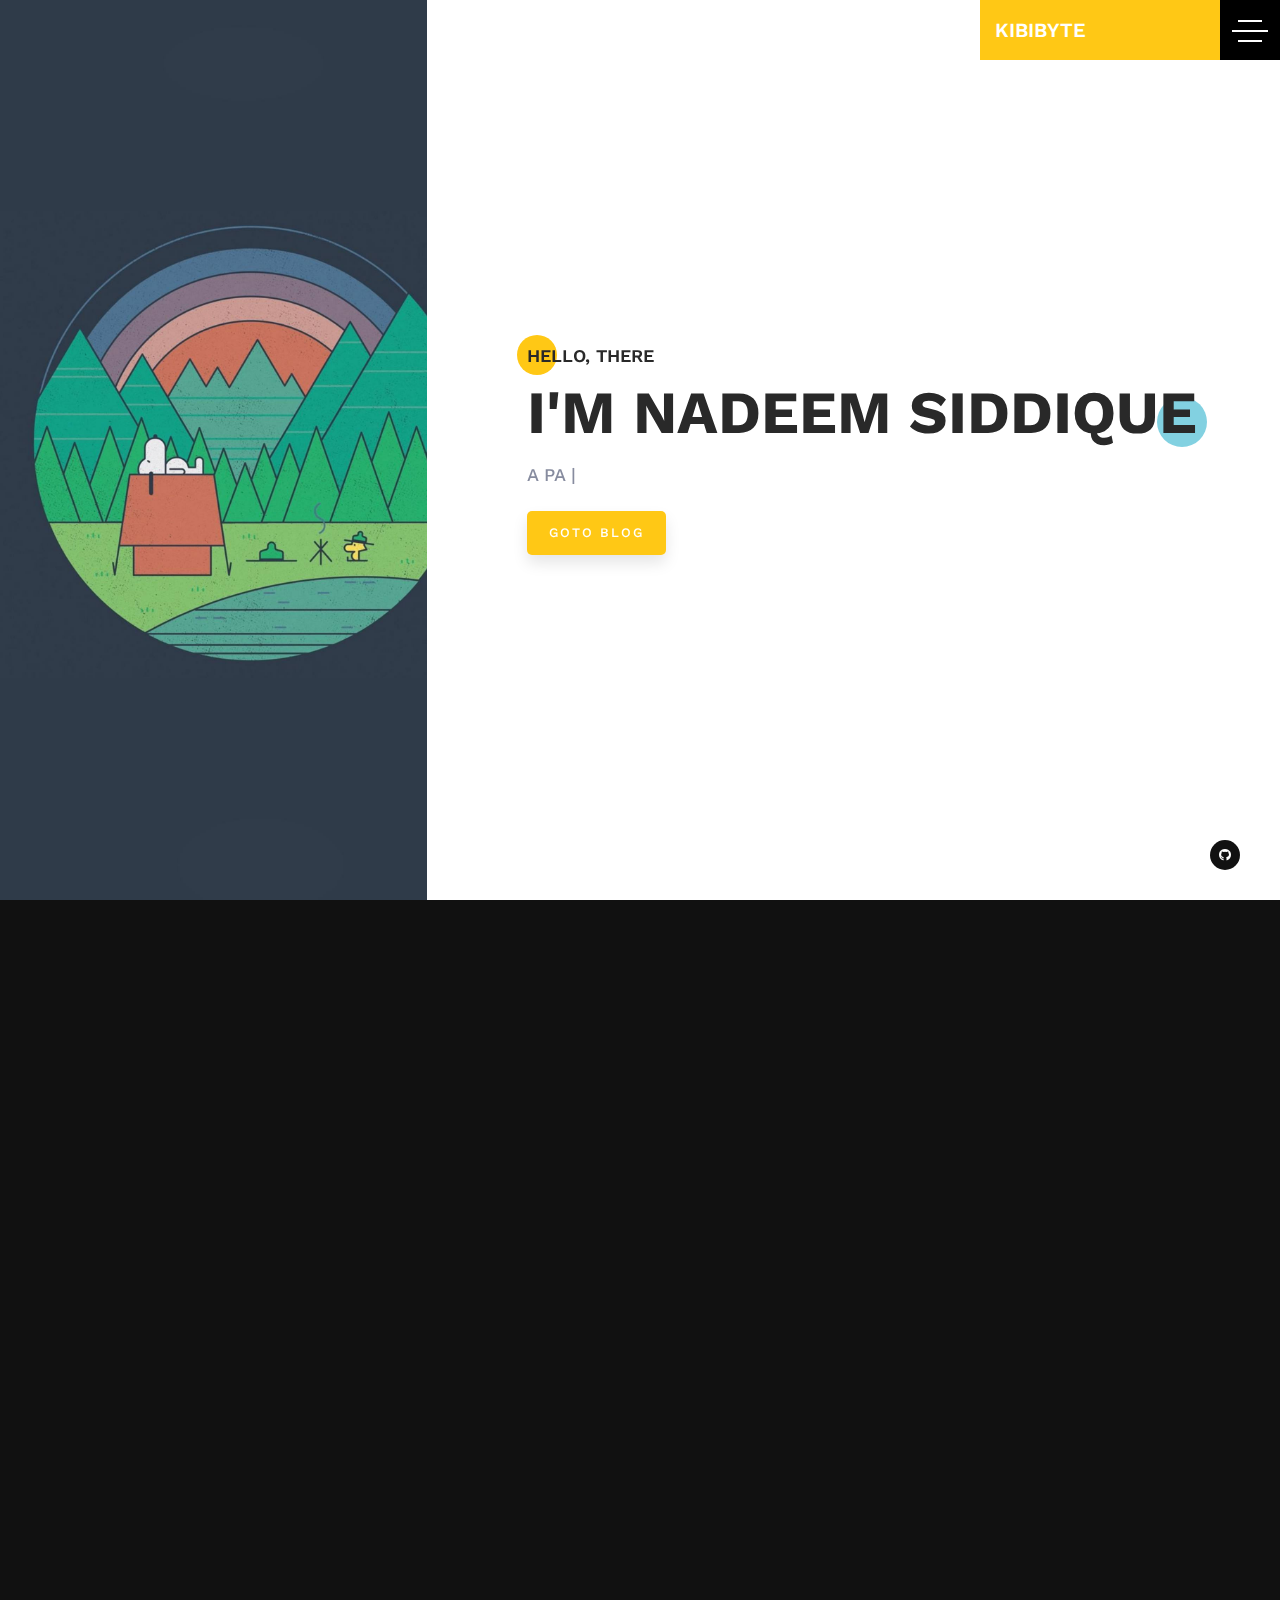
<file: index.html>
<!DOCTYPE html>
<html lang="zxx" class="no-js">


<!-- Mirrored from inventheme.com/themeforest/alexio/ by HTTrack Website Copier/3.x [XR&CO'2014], Mon, 04 Nov 2019 13:35:25 GMT -->
<!-- Added by HTTrack --><meta http-equiv="content-type" content="text/html;charset=UTF-8" /><!-- /Added by HTTrack -->
<head>
  <meta charset="utf-8">
  <meta http-equiv="X-UA-Compatible" content="IE=edge">
  <meta name="viewport" content="width=device-width, initial-scale=1, shrink-to-fit=no">
  <!--
  ========================================================================
  EXCLUSIVE ON themeforest.net
  ~~~~~~~~~~~~~~~~~~~~~~~~~~~~~~~~~~~~~~~~~~~~~~~~~~~~~~~~~~~~~~~~~~~~~~~~
  Template Name   : Alexio
  Author          : PxDraft
  ~~~~~~~~~~~~~~~~~~~~~~~~~~~~~~~~~~~~~~~~~~~~~~~~~~~~~~~~~~~~~~~~~~~~~~~~
  Copyright (c) 2018 - PxDraft
  ========================================================================
  -->
  <!-- Page Title -->
  <title>Kibibyte</title>
  <!-- / -->

  <!---Font Icon-->
  <link href="static/plugin/font-awesome/css/fontawesome-all.min.css" rel="stylesheet">
  <link href="static/plugin/themify-icons/themify-icons.css" rel="stylesheet">
  <!-- / -->

  <!-- Plugin CSS -->
  <link href="static/plugin/bootstrap/css/bootstrap.min.css" rel="stylesheet">
  <link href="static/plugin/owl-carousel/css/owl.carousel.min.css" rel="stylesheet">
  <link href="static/plugin/magnific/magnific-popup.css" rel="stylesheet">
  <link href="static/plugin/nav/css/component.css" rel="stylesheet" />
  <!-- / -->

  <!-- Theme Style -->

  <link href="static/css/styles.css" rel="stylesheet">
  <link href="static/css/color/default.css" rel="stylesheet">

  <script src="static/plugin/nav/js/modernizr-custom.js"></script>
  <!-- / -->

  <!-- Favicon -->
  <link rel="icon" href="favicon.ico" />
  <!-- / -->


</head>

<!-- Body Start -->
<body class="dark-body">
   <!-- Loading -->
  <div id="loading">
    <div class="load-circle"><span class="one"></span></div>
  </div>
  <!-- / -->



  <!-- navigation -->
  <nav class="pages-nav">
    <div class="pages-nav__item"><a class="link link--page" href="#home">Home</a></div>
    <div class="pages-nav__item"><a class="link link--page" href="#about">About</a></div>
    <div class="pages-nav__item"><a class="link link--page" href="#resume">Resume</a></div>
    <div class="pages-nav__item"><a class="link link--page" href="#portfolio">Portfolio</a></div>
    <div class="pages-nav__item"><a class="link link--page" href="#contact">Contact</a></div>
    <div class="pages-nav__item"><a class="link" href="https://blog.kibibyte.in/" target="_blank">Blog</a></div>
  </nav>
  <!-- /navigation-->

  <div class="pages-stack">

    <!-- 
    ====================
    Home Banner
    ====================
     -->
    <div class="page home-banner white-bg" id="home">
      <div class="container-fluid p-0">
        <div class="row no-gutters full-screen">
          <div class="col-lg-3 col-xl-4 dark-bg">
            <div class="d-flex align-items-end home-user-avtar v-center-box tile-1">
            </div>
          </div>
          <div class="col-lg-9 col-xl-8">
            <div class="page-scroll">
              <div class="page-content">
                <div class="v-center-box d-flex align-items-center">
                  <div class="home-text">
                    <h6 class="dark-color theme-after">Hello, There</h6>
                    <h1 class="dark-color blue-after">I'm Nadeem Siddique</h1>
                    <p>A <span id="type-it"></span></p>
                    <div class="btn-bar">
                      <a href="https://blog.kibibyte.in/" class="btn btn-theme">Goto Blog</a>
                    </div>
                  </div>
                  <ul class="social-icons">
                    <li><a class="github" href="https://github.com/purplecandy"><i class="fab fa-github"></i></a></li>
<!--                     <li><a class="twitter" href="#"><i class="fab fa-twitter"></i></a></li>
                    <li><a class="google" href="#"><i class="fab fa-google-plus-g"></i></a></li>
                    <li><a class="linkedin" href="#"><i class="fab fa-linkedin-in"></i></a></li> -->
                  </ul>
                </div>
               </div> 
             </div>
          </div>
        </div>
      </div>
    </div>

    <!-- 
    ====================
    About Us
    ====================
     -->
    <div class="page about-section white-bg" id="about">
      <div class="container-fluid p-0">
        <div class="row no-gutters">
          <div class="col-lg-3 col-xl-4 dark-bg">
            <div class="d-flex align-items-end v-center-box tile-2">
            </div>
          </div>
          <div class="col-lg-9 col-xl-8">
            <div class="page-scroll">
              <div class="page-content">

                <!-- 
                ==========================
                  Page Titel
                ==========================
                -->
                <div class="section-titel">
                  <h6 class="theme-after dark-color">WHO I AM</h6>
                  <div class="st-title">
                    <h2 class="theme-after dark-color">ABOUT</h2>
                  </div>
                </div>

                <!-- 
                ==========================
                  About Us
                ==========================
                -->
                <div class="row">
                  <div class="col-md-4">
                    <img src="static/img/my-pic.jpg" title="" alt="">
                  </div>
                  <div class="col-md-8 md-m-30px-t">
                    <div class="about-text">
                      <h3 class="dark-color">I'm Mohammed Nadeem Siddique</h3>
                      <p class="m-0px">Personally I describe myself as a Muslim 💓.
                      <br>
                      Professionaly I'm a passionate self-taught developer and a Bachelor of IT from Mumbai University.
                      <br><br>
                      The only thing my life is short at is consistency. I have been on this roller coaster forever, a lot of ups and downs.
                      
                      If it's been more than a week and everything is fine, I start doubting myself.
                      </p>
                    </div> <!-- about-text -->

                    <div class="row m-30px-t">
                      <div class="col-md-6 col-sm-6 m-30px-b">
                        <div class="feature-box">
                          <i class="icon dark-color theme-after ti-ruler-pencil"></i>
                          <div class="feature-content">
                            <h5 class="dark-color">Programming</h5>
                            <p>Yeah I know that doesn't sound legitimate on a developer's website. But I have been fond of programming since I was in 8th grade. I just like building stuff and never regret how much time I wasted building something that I never really used.</p>
                          </div>
                        </div>
                      </div> <!-- col -->

                      <div class="col-md-6 col-sm-6 m-30px-b">
                        <div class="feature-box">
                          <i class="icon dark-color theme-after ti-book"></i>
                          <div class="feature-content">
                            <h5 class="dark-color">Reading</h5>
                            <p>I wasn't a reader at all first. But then I bought a Kindle Unlimited subscription which was on sale. I just gave a try and never looked back. If you find myself staring at phone for too long, I might reading a book on Kindle.</p>
                          </div>
                        </div>
                      </div> <!-- col -->

                      <div class="col-md-6 col-sm-6 m-30px-b">
                        <div class="feature-box">
                          <i class="icon dark-color theme-after ti-game"></i>
                          <div class="feature-content">
                            <h5 class="dark-color">Video Games</h5>
                            <p>Ahh the gold stash of my childhood and still it is. Video Games are like my coffee I never forget it.</p>
                          </div>
                        </div>
                      </div> <!-- col -->

                      <div class="col-md-6 col-sm-6 m-30px-b">
                        <div class="feature-box">
                          <i class="icon dark-color theme-after ti-anchor"></i>
                          <div class="feature-content">
                            <h5 class="dark-color">Workout</h5>
                            <p>Remember the plan 100 Push-ups, 100 Sit-ups, 100 Squats, 10 Km run.</p>
                          </div>
                        </div>
                      </div> <!-- col -->
                    </div> <!-- row -->


                  </div>
                </div> <!-- row -->

               

              </div> <!-- page-content -->
            </div> <!-- page-scroll  -->
          </div>
        </div> <!-- row -->
      </div>
    </div>

    <!-- 
    ====================
    Services
    ====================
     -->
    <div class="page resume-section white-bg" id="resume">
      <div class="container-fluid p-0">
        <div class="row no-gutters">
          <div class="col-lg-3 col-xl-4 dark-bg">
            <div class="d-flex align-items-end v-center-box tile-3">
            </div>
          </div>
          <div class="col-lg-9 col-xl-8">
            <div class="page-scroll">
              <div class="page-content">

                <!-- 
                ==========================
                  Page Titel
                ==========================
                -->
                <div class="section-titel">
                  <h6 class="theme-after dark-color">History</h6>
                  <div class="st-title">
                    <h2 class="theme-after dark-color">My Resume</h2>
                  </div>
                </div>

                <!-- 
                ==========================
                  Resume Box
                ==========================
                -->
                <div class="row">
                  <div class="col-md-6">
                    <div class="resume-row">
                      <h2 class="theme-after dark-color">Experience</h2>
                      <ul>
                        <li>
                          <div class="r-name">
                            <i class="theme-bg ti-briefcase"></i>
                            <span class="dark-color">Hasan Hair Club</span>
                            <label>APRIL 2019 - </label>
                          </div>
                          <div class="r-info">
                            <p>Currently work as Full Stack dev. Handling everything from web (Python Django) to mobile apps (Flutter) as you would expect.</p>
                          </div>
                        </li>
                        <li>
                          <div class="r-name">
                            <i class="theme-bg ti-briefcase"></i>
                            <span class="dark-color">JSS NGO</span>
                            <label>JAN 2016 - </label>
                          </div>
                          <div class="r-info">
                            <p>Whenever I'am free consider me always occupied as a Full Stack Developer for JSS NGO. I do everything as a contribution to NGO and I'm really proud their work and progress over the years.</p>
                          </div>
                        </li>
                      </ul>
                    </div>
                  </div> <!-- col -->
                  <div class="col-md-6">
                    <div class="resume-row">
                      <h2 class="theme-after dark-color">Education</h2>
                      <ul>
                        <li>
                          <div class="r-name">
                            <i class="theme-bg fas fa-graduation-cap"></i>
                            <span class="dark-color">Bachelor of IT - Mumbai University</span>
                            <label>JULY 2017 - JUNE 2021(Expected)</label>
                          </div>
                          <div class="r-info">
                            <p>Formarlly I should have been a graduated by now but unfortuately due to a terrible accident I was a bed-rest for over a year. Hence, I'm still pursing my graduation.</p>
                          </div>
                        </li>
                       <!--  <li>
                          <div class="r-name">
                            <i class="theme-bg fas fa-graduation-cap"></i>
                            <span class="dark-color">Design and Art</span>
                            <label>OCT 2015 - JUNE 2016</label>
                          </div>
                          <div class="r-info">
                            <p>Lorem ipsum dolor sit amet, consectetur adipisicing elit, sed do eiusmod tempor incididunt ut labore et dolore magna aliqua. Ut enim ad minim veniam, quis nostrud exercitation ullamco laboris nisi ut aliquip ex ea commodo</p>
                          </div>
                        </li> -->
                      </ul>
                    </div>
                  </div> <!-- col -->
                </div> <!-- row -->

                <div class="skill-row m-30px-t sm-m-20px-t">
                    <div class="sub-title m-30px-b">
                      <h2 class="dark-color theme-after">My Skills</h2>
                    </div>

                    <div class="row">

                      <div class="col-md-6 p-30px-r sm-p-15px-r">
                        <h3 class="dark-color">Langugaes</h3>
                        <div class="skills">
                          <div class="progress-lt">
                            <h6>HTML & CSS</h6>
                            <span class="theme-bg">92%</span>
                            <div class="progress">
                              <div class="progress-bar" style="width: 92%;">
                              </div><!-- /progress-bar -->
                            </div><!-- /progress -->
                          </div><!-- /progress-lt -->
                          <div class="progress-lt">
                            <h6>Dart</h6>
                            <span class="theme-bg">96%</span>
                            <div class="progress">
                              <div class="progress-bar" style="width: 96%;">
                              </div><!-- /progress-bar -->
                            </div><!-- /progress -->
                          </div><!-- /progress-lt -->
                          <div class="progress-lt">
                            <h6>Python</h6>
                            <span class="theme-bg">91%</span>
                            <div class="progress">
                              <div class="progress-bar" style="width: 91%;">
                              </div><!-- /progress-bar -->
                            </div><!-- /progress -->
                          </div><!-- /progress-lt -->
                          <div class="progress-lt">
                            <h6>JavaScript</h6>
                            <span class="theme-bg">88%</span>
                            <div class="progress">
                              <div class="progress-bar" style="width: 88%;">
                              </div><!-- /progress-bar -->
                            </div><!-- /progress -->
                          </div><!-- /progress-lt -->
                        </div>
                      </div>
                      <div class="col-md-6 p-30px-l sm-p-15px-l sm-m-30px-t">
                        <h3 class="dark-color">Frameworks</h3>
                        <div class="skills">
                          <div class="progress-lt">
                            <h6>React</h6>
                            <span class="theme-bg">88%</span>
                            <div class="progress">
                              <div class="progress-bar" style="width: 88%;">
                              </div><!-- /progress-bar -->
                            </div><!-- /progress -->
                          </div><!-- /progress-lt -->
                          <div class="progress-lt">
                            <h6>Flutter</h6>
                            <span class="theme-bg">92%</span>
                            <div class="progress">
                              <div class="progress-bar" style="width: 92%;">
                              </div><!-- /progress-bar -->
                            </div><!-- /progress -->
                          </div><!-- /progress-lt -->
                          <div class="progress-lt">
                            <h6>Django</h6>
                            <span class="theme-bg">91%</span>
                            <div class="progress">
                              <div class="progress-bar" style="width: 91%;">
                              </div><!-- /progress-bar -->
                            </div><!-- /progress -->
                          </div><!-- /progress-lt -->
                        </div>
                      </div>
                    </div>
                    <br>
                    <br>
                    <div class="row">

                      <div class="col-md-6 p-30px-r sm-p-15px-r">
                        <h3 class="dark-color">Miscellaneous</h3>
                        <div class="skills">
                          <div class="progress-lt">
                            <h6>MVC / MVT</h6>
                            <span class="theme-bg">92%</span>
                            <div class="progress">
                              <div class="progress-bar" style="width: 92%;">
                              </div><!-- /progress-bar -->
                            </div><!-- /progress -->
                          </div><!-- /progress-lt -->
                          <div class="progress-lt">
                            <h6>REST</h6>
                            <span class="theme-bg">96%</span>
                            <div class="progress">
                              <div class="progress-bar" style="width: 96%;">
                              </div><!-- /progress-bar -->
                            </div><!-- /progress -->
                          </div><!-- /progress-lt -->
                          <div class="progress-lt">
                            <h6>OOPS</h6>
                            <span class="theme-bg">91%</span>
                            <div class="progress">
                              <div class="progress-bar" style="width: 91%;">
                              </div><!-- /progress-bar -->
                            </div><!-- /progress -->
                          </div><!-- /progress-lt -->
                          
                        </div>
                      </div>
                    </div>
                </div>

              </div> <!-- page-content -->
            </div> <!-- page-scroll  -->
          </div>
        </div> <!-- row -->
      </div>
    </div>

    <!-- 
    ====================
    Portfolio
    ====================
     -->
    <div class="page white-bg" id="portfolio">
      <div class="container-fluid p-0">
        <div class="row no-gutters">
          <div class="col-lg-3 col-xl-4 dark-bg">
            <div class="d-flex align-items-end v-center-box tile-4">
            </div>
          </div>
          <div class="col-lg-9 col-xl-8">
            <div class="page-scroll">
              <div class="page-content">

                <!-- 
                ==========================
                  Page Titel
                ==========================
                -->
                <div class="section-titel">
                  <h6 class="theme-after dark-color">Latest Work</h6>
                  <div class="st-title">
                    <h2 class="theme-after dark-color">My Projects</h2>
                  </div>
                </div>

                <!-- 
                ==========================
                  Portfolio
                ==========================
                -->
                <div class="portfolio-section">
                  <div class="portfolio-filter m-10px-b">
                    <ul class="filter text-left text-md-center">
                      <li class="active theme-after" data-filter="*">All</li>
                      <li class="theme-after" data-filter=".webapps">Web Apps</li>
                      <li class="theme-after" data-filter=".website">Website</li>
                      <li class="theme-after" data-filter=".apps">Apps</li>
                    </ul>
                  </div> <!-- Portfolio Filter -->

                  <div class="portfolio-content">
                    <ul class="portfolio-cols portfolio-cols-3">
                      <li class="portfolio-item apps">
                        <div class="portfolio-col portfolio-hover-01">
                          <div class="portfolio-img">
                            <a href="#">
                              <img src="static/img/portfolio-1.jpg" title="" alt="">
                            </a>
                            <div class="hover">
                                <div class="action-btn">
                                  
                                  <a class="lightbox-gallery theme-color" href="static/img/portfolio-1.jpg" title="Lightbox gallery image title...">
                                    <i class="fas fa-expand"></i>
                                  </a>
                                  <a href="https://play.google.com/store/apps/details?id=in.kibibyte.heron" class="theme-color">
                                    <i class="fa fa-link"></i>
                                  </a>
                                </div> <!-- Video Btn -->
                            </div> <!-- Hover -->
                          </div>

                          <div class="portfolio-info">
                            <h5>Heron - Movies and TV Guide</h5>
                            <span>TMDB REST API client built with Flutter</span>
                          </div>
                        </div> <!-- Portfolio -->
                      </li> <!-- col -->

                      <li class="portfolio-item apps">
                        <div class="portfolio-col portfolio-hover-01">
                          <div class="portfolio-img">
                            <a href="#">
                              <img src="static/img/portfolio-2.png" title="" alt="">
                            </a>
                            <div class="hover">
                                <div class="action-btn">
                                  
                                  <a class="lightbox-gallery theme-color" href="static/img/portfolio-2.png" title="Lightbox gallery image title...">
                                    <i class="fas fa-expand"></i>
                                  </a>
                                  <a href="https://play.google.com/store/apps/details?id=in.kibibyte.memorymap" class="theme-color">
                                    <i class="fa fa-link"></i>
                                  </a>
                                </div> <!-- Video Btn -->
                            </div> <!-- Hover -->
                          </div>

                          <div class="portfolio-info">
                            <h5>Memory Map</h5>
                            <span>A simple tile matching game built with Flutter</span>
                          </div>
                        </div> <!-- Portfolio -->
                      </li> <!-- col -->

                      <li class="portfolio-item website">
                        <div class="portfolio-col portfolio-hover-01">
                          <div class="portfolio-img">
                            <a href="#">
                              <img src="static/img/portfolio-3.png" title="" alt="">
                            </a>
                            <div class="hover">
                                <div class="action-btn">
                                  
                                  <a class="lightbox-gallery theme-color" href="static/img/portfolio-3.png" title="Lightbox gallery image title...">
                                    <i class="fas fa-expand"></i>
                                  </a>
                                  <a href="https://hasanhairclub.com/" class="theme-color">
                                    <i class="fa fa-link"></i>
                                  </a>
                                </div> <!-- Video Btn -->
                            </div> <!-- Hover -->
                          </div>

                          <div class="portfolio-info">
                            <h5>Hasan Hair Club</h5>
                            <span>Developed and deployed their website</span>
                          </div>
                        </div> <!-- Portfolio -->
                      </li> <!-- col -->

                      <li class="portfolio-item webapps">
                        <div class="portfolio-col portfolio-hover-01">
                          <div class="portfolio-img">
                            <a href="#">
                              <img src="static/img/quote-machine.png" title="" alt="">
                            </a>
                            <div class="hover">
                                <div class="action-btn">
                                  <a href="http://www.youtube.com/watch?v=0O2aH4XLbto" class="popup-video theme-color"><i class="fa fa-play"></i></a>
                                  <a class="lightbox-gallery theme-color" href="static/img/quote-machine.png" title="Lightbox gallery image title...">
                                    <i class="fas fa-expand"></i>
                                  </a>
                                  <a href="#" class="theme-color">
                                    <i class="fa fa-link"></i>
                                  </a>
                                </div> <!-- Video Btn -->
                            </div> <!-- Hover -->
                          </div>

                          <div class="portfolio-info">
                            <h5>Random Quote App</h5>
                            <span>Early work built with jQuery</span>
                          </div>
                        </div> <!-- Portfolio -->
                      </li> <!-- col -->

                      <li class="portfolio-item photoshop apps">
                        <div class="portfolio-col portfolio-hover-01">
                          <div class="portfolio-img">
                            <a href="#">
                              <img src="static/img/portfolio-5.jpg" title="" alt="">
                            </a>
                            <div class="hover">
                                <div class="action-btn">
                                  <a href="http://www.youtube.com/watch?v=0O2aH4XLbto" class="popup-video theme-color"><i class="fa fa-play"></i></a>
                                  <a class="lightbox-gallery theme-color" href="static/img/portfolio-5.jpg" title="Lightbox gallery image title...">
                                    <i class="fas fa-expand"></i>
                                  </a>
                                  <a href="#" class="theme-color">
                                    <i class="fa fa-link"></i>
                                  </a>
                                </div> <!-- Video Btn -->
                            </div> <!-- Hover -->
                          </div>

                          <div class="portfolio-info">
                            <h5>Portpolio Template</h5>
                            <span>Resent Work</span>
                          </div>
                        </div> <!-- Portfolio -->
                      </li> <!-- col -->

                      <li class="portfolio-item app website">
                        <div class="portfolio-col portfolio-hover-01">
                          <div class="portfolio-img">
                            <a href="#">
                              <img src="static/img/portfolio-6.jpg" title="" alt="">
                            </a>
                            <div class="hover">
                                <div class="action-btn">
                                  <a href="http://www.youtube.com/watch?v=0O2aH4XLbto" class="popup-video theme-color"><i class="fa fa-play"></i></a>
                                  <a class="lightbox-gallery theme-color" href="static/img/portfolio-6.jpg" title="Lightbox gallery image title...">
                                    <i class="fas fa-expand"></i>
                                  </a>
                                  <a href="#" class="theme-color">
                                    <i class="fa fa-link"></i>
                                  </a>
                                </div> <!-- Video Btn -->
                            </div> <!-- Hover -->
                          </div>

                          <div class="portfolio-info">
                            <h5>Portpolio Template</h5>
                            <span>Resent Work</span>
                          </div>
                        </div> <!-- Portfolio -->
                      </li> <!-- col -->


                    </ul> <!-- row -->
                  </div> <!-- portfolio content -->
                </div>

                

              </div> <!-- page-content -->
            </div> <!-- page-scroll  -->
          </div>
        </div> <!-- row -->
      </div>
    </div>

    <!-- 
    ====================
    Contact us
    ====================
     -->
    <div class="page white-bg" id="contact">
      <div class="container-fluid p-0">
        <div class="row no-gutters">
          <div class="col-lg-3 col-xl-4 dark-bg">
            <div class="d-flex align-items-end v-center-box tile-5">
            </div>
          </div>
          <div class="col-lg-9 col-xl-8">
            <div class="page-scroll">
              <div class="page-content">

                <!-- 
                ==========================
                  Page Titel
                ==========================
                -->
                <div class="section-titel">
                  <h6 class="theme-after dark-color">Get In Touch</h6>
                  <div class="st-title">
                    <h2 class="theme-after dark-color">Contact Me</h2>
                  </div>
                </div>

                <!-- 
                ==========================
                  Contact Us
                ==========================
                -->
                <div class="row">
                  <div class="col-lg-12 m-30px-b sm-m-15px-b">
                    <div class="contact-form">
                      <p>For privacy reason I don't provide my email publicaly. Please use this form to reach me, thanks.</p>
                        <h4 class="dark-color font-alt m-20px-b">Say Something</h4>
                        <form class="contactform" method="post" action="https://formspree.io/xqkzvdob">
                            <div class="row">
                              <div class="col-md-6">
                                <div class="form-group">
                                  <input id="name" name="name" type="text" placeholder="Name" class="validate form-control" required="">
                                  <span class="input-focus-effect theme-bg"></span>
                                </div>
                                </div>
                                <div class="col-md-6">
                                <div class="form-group">
                                  <input id="email" type="email" placeholder="Email" name="_replyto" class="validate form-control" required="">
                                  <span class="input-focus-effect theme-bg"></span>
                                </div>
                                </div>
                                <div class="col-md-12">
                                <div class="form-group">
                                  <textarea id="message" placeholder="Your Comment" name="message" class="form-control" required=""></textarea>
                                  <span class="input-focus-effect theme-bg"></span>
                                </div>
                               </div>
                                <div class="col-md-12">
                                  <div class="send">
                                     <button class="btn btn-theme" type="submit" name="send"> send message</button>
                                  </div>
                                  <span class="output_message"></span>
                                </div>
                              </div>
                        </form>
                    </div>
                  </div> <!-- col -->
                </div>
              </div> <!-- page-content -->
            </div> <!-- page-scroll  -->
          </div>
        </div> <!-- row -->
      </div>  
    </div>

  
  </div>

  <!-- 
    ====================
    Header
    ====================
  -->
  <header class="header theme-bg">
    <div class="logo">Kibibyte</div>
    <div class="menu-toggle">
        <button class="menu-button"><span>Menu</span></button>
    </div>
  </header>

  <!-- jQuery -->
  <script src="static/js/jquery-3.3.1.slim.min.js"></script>

  <!-- Plugins -->
  <script src="static/plugin/bootstrap/js/popper.min.js"></script>
  <script src="static/plugin/bootstrap/js/bootstrap.min.js"></script>
  <script src="static/plugin/owl-carousel/js/owl.carousel.min.js"></script>
  <script src="static/plugin/typeit-master/typeit.min.js"></script>
  <script src="static/plugin/isotope/isotope.pkgd.min.js"></script>
  <script src="static/plugin/magnific/jquery.magnific-popup.min.js"></script>
  <script src="static/plugin/nav/js/classie.js"></script>
  <script src="static/plugin/nav/js/main.js"></script>

  

  <!-- custom -->
  <script src="static/js/custom.js"></script>

</body>
<!-- Body End -->


<!-- Mirrored from inventheme.com/themeforest/alexio/ by HTTrack Website Copier/3.x [XR&CO'2014], Mon, 04 Nov 2019 13:37:33 GMT -->
</html>
</file>
<file: static/plugin/themify-icons/themify-icons.css>
@font-face {
	font-family: 'themify';
	src:url('fonts/themify9f24.eot?-fvbane');
	src:url('fonts/themifyd41d.eot?#iefix-fvbane') format('embedded-opentype'),
		url('fonts/themify9f24.woff?-fvbane') format('woff'),
		url('fonts/themify9f24.ttf?-fvbane') format('truetype'),
		url('fonts/themify9f24.svg?-fvbane#themify') format('svg');
	font-weight: normal;
	font-style: normal;
}

[class^="ti-"], [class*=" ti-"] {
	font-family: 'themify';
	speak: none;
	font-style: normal;
	font-weight: normal;
	font-variant: normal;
	text-transform: none;
	line-height: 1;

	/* Better Font Rendering =========== */
	-webkit-font-smoothing: antialiased;
	-moz-osx-font-smoothing: grayscale;
}

.ti-wand:before {
	content: "\e600";
}
.ti-volume:before {
	content: "\e601";
}
.ti-user:before {
	content: "\e602";
}
.ti-unlock:before {
	content: "\e603";
}
.ti-unlink:before {
	content: "\e604";
}
.ti-trash:before {
	content: "\e605";
}
.ti-thought:before {
	content: "\e606";
}
.ti-target:before {
	content: "\e607";
}
.ti-tag:before {
	content: "\e608";
}
.ti-tablet:before {
	content: "\e609";
}
.ti-star:before {
	content: "\e60a";
}
.ti-spray:before {
	content: "\e60b";
}
.ti-signal:before {
	content: "\e60c";
}
.ti-shopping-cart:before {
	content: "\e60d";
}
.ti-shopping-cart-full:before {
	content: "\e60e";
}
.ti-settings:before {
	content: "\e60f";
}
.ti-search:before {
	content: "\e610";
}
.ti-zoom-in:before {
	content: "\e611";
}
.ti-zoom-out:before {
	content: "\e612";
}
.ti-cut:before {
	content: "\e613";
}
.ti-ruler:before {
	content: "\e614";
}
.ti-ruler-pencil:before {
	content: "\e615";
}
.ti-ruler-alt:before {
	content: "\e616";
}
.ti-bookmark:before {
	content: "\e617";
}
.ti-bookmark-alt:before {
	content: "\e618";
}
.ti-reload:before {
	content: "\e619";
}
.ti-plus:before {
	content: "\e61a";
}
.ti-pin:before {
	content: "\e61b";
}
.ti-pencil:before {
	content: "\e61c";
}
.ti-pencil-alt:before {
	content: "\e61d";
}
.ti-paint-roller:before {
	content: "\e61e";
}
.ti-paint-bucket:before {
	content: "\e61f";
}
.ti-na:before {
	content: "\e620";
}
.ti-mobile:before {
	content: "\e621";
}
.ti-minus:before {
	content: "\e622";
}
.ti-medall:before {
	content: "\e623";
}
.ti-medall-alt:before {
	content: "\e624";
}
.ti-marker:before {
	content: "\e625";
}
.ti-marker-alt:before {
	content: "\e626";
}
.ti-arrow-up:before {
	content: "\e627";
}
.ti-arrow-right:before {
	content: "\e628";
}
.ti-arrow-left:before {
	content: "\e629";
}
.ti-arrow-down:before {
	content: "\e62a";
}
.ti-lock:before {
	content: "\e62b";
}
.ti-location-arrow:before {
	content: "\e62c";
}
.ti-link:before {
	content: "\e62d";
}
.ti-layout:before {
	content: "\e62e";
}
.ti-layers:before {
	content: "\e62f";
}
.ti-layers-alt:before {
	content: "\e630";
}
.ti-key:before {
	content: "\e631";
}
.ti-import:before {
	content: "\e632";
}
.ti-image:before {
	content: "\e633";
}
.ti-heart:before {
	content: "\e634";
}
.ti-heart-broken:before {
	content: "\e635";
}
.ti-hand-stop:before {
	content: "\e636";
}
.ti-hand-open:before {
	content: "\e637";
}
.ti-hand-drag:before {
	content: "\e638";
}
.ti-folder:before {
	content: "\e639";
}
.ti-flag:before {
	content: "\e63a";
}
.ti-flag-alt:before {
	content: "\e63b";
}
.ti-flag-alt-2:before {
	content: "\e63c";
}
.ti-eye:before {
	content: "\e63d";
}
.ti-export:before {
	content: "\e63e";
}
.ti-exchange-vertical:before {
	content: "\e63f";
}
.ti-desktop:before {
	content: "\e640";
}
.ti-cup:before {
	content: "\e641";
}
.ti-crown:before {
	content: "\e642";
}
.ti-comments:before {
	content: "\e643";
}
.ti-comment:before {
	content: "\e644";
}
.ti-comment-alt:before {
	content: "\e645";
}
.ti-close:before {
	content: "\e646";
}
.ti-clip:before {
	content: "\e647";
}
.ti-angle-up:before {
	content: "\e648";
}
.ti-angle-right:before {
	content: "\e649";
}
.ti-angle-left:before {
	content: "\e64a";
}
.ti-angle-down:before {
	content: "\e64b";
}
.ti-check:before {
	content: "\e64c";
}
.ti-check-box:before {
	content: "\e64d";
}
.ti-camera:before {
	content: "\e64e";
}
.ti-announcement:before {
	content: "\e64f";
}
.ti-brush:before {
	content: "\e650";
}
.ti-briefcase:before {
	content: "\e651";
}
.ti-bolt:before {
	content: "\e652";
}
.ti-bolt-alt:before {
	content: "\e653";
}
.ti-blackboard:before {
	content: "\e654";
}
.ti-bag:before {
	content: "\e655";
}
.ti-move:before {
	content: "\e656";
}
.ti-arrows-vertical:before {
	content: "\e657";
}
.ti-arrows-horizontal:before {
	content: "\e658";
}
.ti-fullscreen:before {
	content: "\e659";
}
.ti-arrow-top-right:before {
	content: "\e65a";
}
.ti-arrow-top-left:before {
	content: "\e65b";
}
.ti-arrow-circle-up:before {
	content: "\e65c";
}
.ti-arrow-circle-right:before {
	content: "\e65d";
}
.ti-arrow-circle-left:before {
	content: "\e65e";
}
.ti-arrow-circle-down:before {
	content: "\e65f";
}
.ti-angle-double-up:before {
	content: "\e660";
}
.ti-angle-double-right:before {
	content: "\e661";
}
.ti-angle-double-left:before {
	content: "\e662";
}
.ti-angle-double-down:before {
	content: "\e663";
}
.ti-zip:before {
	content: "\e664";
}
.ti-world:before {
	content: "\e665";
}
.ti-wheelchair:before {
	content: "\e666";
}
.ti-view-list:before {
	content: "\e667";
}
.ti-view-list-alt:before {
	content: "\e668";
}
.ti-view-grid:before {
	content: "\e669";
}
.ti-uppercase:before {
	content: "\e66a";
}
.ti-upload:before {
	content: "\e66b";
}
.ti-underline:before {
	content: "\e66c";
}
.ti-truck:before {
	content: "\e66d";
}
.ti-timer:before {
	content: "\e66e";
}
.ti-ticket:before {
	content: "\e66f";
}
.ti-thumb-up:before {
	content: "\e670";
}
.ti-thumb-down:before {
	content: "\e671";
}
.ti-text:before {
	content: "\e672";
}
.ti-stats-up:before {
	content: "\e673";
}
.ti-stats-down:before {
	content: "\e674";
}
.ti-split-v:before {
	content: "\e675";
}
.ti-split-h:before {
	content: "\e676";
}
.ti-smallcap:before {
	content: "\e677";
}
.ti-shine:before {
	content: "\e678";
}
.ti-shift-right:before {
	content: "\e679";
}
.ti-shift-left:before {
	content: "\e67a";
}
.ti-shield:before {
	content: "\e67b";
}
.ti-notepad:before {
	content: "\e67c";
}
.ti-server:before {
	content: "\e67d";
}
.ti-quote-right:before {
	content: "\e67e";
}
.ti-quote-left:before {
	content: "\e67f";
}
.ti-pulse:before {
	content: "\e680";
}
.ti-printer:before {
	content: "\e681";
}
.ti-power-off:before {
	content: "\e682";
}
.ti-plug:before {
	content: "\e683";
}
.ti-pie-chart:before {
	content: "\e684";
}
.ti-paragraph:before {
	content: "\e685";
}
.ti-panel:before {
	content: "\e686";
}
.ti-package:before {
	content: "\e687";
}
.ti-music:before {
	content: "\e688";
}
.ti-music-alt:before {
	content: "\e689";
}
.ti-mouse:before {
	content: "\e68a";
}
.ti-mouse-alt:before {
	content: "\e68b";
}
.ti-money:before {
	content: "\e68c";
}
.ti-microphone:before {
	content: "\e68d";
}
.ti-menu:before {
	content: "\e68e";
}
.ti-menu-alt:before {
	content: "\e68f";
}
.ti-map:before {
	content: "\e690";
}
.ti-map-alt:before {
	content: "\e691";
}
.ti-loop:before {
	content: "\e692";
}
.ti-location-pin:before {
	content: "\e693";
}
.ti-list:before {
	content: "\e694";
}
.ti-light-bulb:before {
	content: "\e695";
}
.ti-Italic:before {
	content: "\e696";
}
.ti-info:before {
	content: "\e697";
}
.ti-infinite:before {
	content: "\e698";
}
.ti-id-badge:before {
	content: "\e699";
}
.ti-hummer:before {
	content: "\e69a";
}
.ti-home:before {
	content: "\e69b";
}
.ti-help:before {
	content: "\e69c";
}
.ti-headphone:before {
	content: "\e69d";
}
.ti-harddrives:before {
	content: "\e69e";
}
.ti-harddrive:before {
	content: "\e69f";
}
.ti-gift:before {
	content: "\e6a0";
}
.ti-game:before {
	content: "\e6a1";
}
.ti-filter:before {
	content: "\e6a2";
}
.ti-files:before {
	content: "\e6a3";
}
.ti-file:before {
	content: "\e6a4";
}
.ti-eraser:before {
	content: "\e6a5";
}
.ti-envelope:before {
	content: "\e6a6";
}
.ti-download:before {
	content: "\e6a7";
}
.ti-direction:before {
	content: "\e6a8";
}
.ti-direction-alt:before {
	content: "\e6a9";
}
.ti-dashboard:before {
	content: "\e6aa";
}
.ti-control-stop:before {
	content: "\e6ab";
}
.ti-control-shuffle:before {
	content: "\e6ac";
}
.ti-control-play:before {
	content: "\e6ad";
}
.ti-control-pause:before {
	content: "\e6ae";
}
.ti-control-forward:before {
	content: "\e6af";
}
.ti-control-backward:before {
	content: "\e6b0";
}
.ti-cloud:before {
	content: "\e6b1";
}
.ti-cloud-up:before {
	content: "\e6b2";
}
.ti-cloud-down:before {
	content: "\e6b3";
}
.ti-clipboard:before {
	content: "\e6b4";
}
.ti-car:before {
	content: "\e6b5";
}
.ti-calendar:before {
	content: "\e6b6";
}
.ti-book:before {
	content: "\e6b7";
}
.ti-bell:before {
	content: "\e6b8";
}
.ti-basketball:before {
	content: "\e6b9";
}
.ti-bar-chart:before {
	content: "\e6ba";
}
.ti-bar-chart-alt:before {
	content: "\e6bb";
}
.ti-back-right:before {
	content: "\e6bc";
}
.ti-back-left:before {
	content: "\e6bd";
}
.ti-arrows-corner:before {
	content: "\e6be";
}
.ti-archive:before {
	content: "\e6bf";
}
.ti-anchor:before {
	content: "\e6c0";
}
.ti-align-right:before {
	content: "\e6c1";
}
.ti-align-left:before {
	content: "\e6c2";
}
.ti-align-justify:before {
	content: "\e6c3";
}
.ti-align-center:before {
	content: "\e6c4";
}
.ti-alert:before {
	content: "\e6c5";
}
.ti-alarm-clock:before {
	content: "\e6c6";
}
.ti-agenda:before {
	content: "\e6c7";
}
.ti-write:before {
	content: "\e6c8";
}
.ti-window:before {
	content: "\e6c9";
}
.ti-widgetized:before {
	content: "\e6ca";
}
.ti-widget:before {
	content: "\e6cb";
}
.ti-widget-alt:before {
	content: "\e6cc";
}
.ti-wallet:before {
	content: "\e6cd";
}
.ti-video-clapper:before {
	content: "\e6ce";
}
.ti-video-camera:before {
	content: "\e6cf";
}
.ti-vector:before {
	content: "\e6d0";
}
.ti-themify-logo:before {
	content: "\e6d1";
}
.ti-themify-favicon:before {
	content: "\e6d2";
}
.ti-themify-favicon-alt:before {
	content: "\e6d3";
}
.ti-support:before {
	content: "\e6d4";
}
.ti-stamp:before {
	content: "\e6d5";
}
.ti-split-v-alt:before {
	content: "\e6d6";
}
.ti-slice:before {
	content: "\e6d7";
}
.ti-shortcode:before {
	content: "\e6d8";
}
.ti-shift-right-alt:before {
	content: "\e6d9";
}
.ti-shift-left-alt:before {
	content: "\e6da";
}
.ti-ruler-alt-2:before {
	content: "\e6db";
}
.ti-receipt:before {
	content: "\e6dc";
}
.ti-pin2:before {
	content: "\e6dd";
}
.ti-pin-alt:before {
	content: "\e6de";
}
.ti-pencil-alt2:before {
	content: "\e6df";
}
.ti-palette:before {
	content: "\e6e0";
}
.ti-more:before {
	content: "\e6e1";
}
.ti-more-alt:before {
	content: "\e6e2";
}
.ti-microphone-alt:before {
	content: "\e6e3";
}
.ti-magnet:before {
	content: "\e6e4";
}
.ti-line-double:before {
	content: "\e6e5";
}
.ti-line-dotted:before {
	content: "\e6e6";
}
.ti-line-dashed:before {
	content: "\e6e7";
}
.ti-layout-width-full:before {
	content: "\e6e8";
}
.ti-layout-width-default:before {
	content: "\e6e9";
}
.ti-layout-width-default-alt:before {
	content: "\e6ea";
}
.ti-layout-tab:before {
	content: "\e6eb";
}
.ti-layout-tab-window:before {
	content: "\e6ec";
}
.ti-layout-tab-v:before {
	content: "\e6ed";
}
.ti-layout-tab-min:before {
	content: "\e6ee";
}
.ti-layout-slider:before {
	content: "\e6ef";
}
.ti-layout-slider-alt:before {
	content: "\e6f0";
}
.ti-layout-sidebar-right:before {
	content: "\e6f1";
}
.ti-layout-sidebar-none:before {
	content: "\e6f2";
}
.ti-layout-sidebar-left:before {
	content: "\e6f3";
}
.ti-layout-placeholder:before {
	content: "\e6f4";
}
.ti-layout-menu:before {
	content: "\e6f5";
}
.ti-layout-menu-v:before {
	content: "\e6f6";
}
.ti-layout-menu-separated:before {
	content: "\e6f7";
}
.ti-layout-menu-full:before {
	content: "\e6f8";
}
.ti-layout-media-right-alt:before {
	content: "\e6f9";
}
.ti-layout-media-right:before {
	content: "\e6fa";
}
.ti-layout-media-overlay:before {
	content: "\e6fb";
}
.ti-layout-media-overlay-alt:before {
	content: "\e6fc";
}
.ti-layout-media-overlay-alt-2:before {
	content: "\e6fd";
}
.ti-layout-media-left-alt:before {
	content: "\e6fe";
}
.ti-layout-media-left:before {
	content: "\e6ff";
}
.ti-layout-media-center-alt:before {
	content: "\e700";
}
.ti-layout-media-center:before {
	content: "\e701";
}
.ti-layout-list-thumb:before {
	content: "\e702";
}
.ti-layout-list-thumb-alt:before {
	content: "\e703";
}
.ti-layout-list-post:before {
	content: "\e704";
}
.ti-layout-list-large-image:before {
	content: "\e705";
}
.ti-layout-line-solid:before {
	content: "\e706";
}
.ti-layout-grid4:before {
	content: "\e707";
}
.ti-layout-grid3:before {
	content: "\e708";
}
.ti-layout-grid2:before {
	content: "\e709";
}
.ti-layout-grid2-thumb:before {
	content: "\e70a";
}
.ti-layout-cta-right:before {
	content: "\e70b";
}
.ti-layout-cta-left:before {
	content: "\e70c";
}
.ti-layout-cta-center:before {
	content: "\e70d";
}
.ti-layout-cta-btn-right:before {
	content: "\e70e";
}
.ti-layout-cta-btn-left:before {
	content: "\e70f";
}
.ti-layout-column4:before {
	content: "\e710";
}
.ti-layout-column3:before {
	content: "\e711";
}
.ti-layout-column2:before {
	content: "\e712";
}
.ti-layout-accordion-separated:before {
	content: "\e713";
}
.ti-layout-accordion-merged:before {
	content: "\e714";
}
.ti-layout-accordion-list:before {
	content: "\e715";
}
.ti-ink-pen:before {
	content: "\e716";
}
.ti-info-alt:before {
	content: "\e717";
}
.ti-help-alt:before {
	content: "\e718";
}
.ti-headphone-alt:before {
	content: "\e719";
}
.ti-hand-point-up:before {
	content: "\e71a";
}
.ti-hand-point-right:before {
	content: "\e71b";
}
.ti-hand-point-left:before {
	content: "\e71c";
}
.ti-hand-point-down:before {
	content: "\e71d";
}
.ti-gallery:before {
	content: "\e71e";
}
.ti-face-smile:before {
	content: "\e71f";
}
.ti-face-sad:before {
	content: "\e720";
}
.ti-credit-card:before {
	content: "\e721";
}
.ti-control-skip-forward:before {
	content: "\e722";
}
.ti-control-skip-backward:before {
	content: "\e723";
}
.ti-control-record:before {
	content: "\e724";
}
.ti-control-eject:before {
	content: "\e725";
}
.ti-comments-smiley:before {
	content: "\e726";
}
.ti-brush-alt:before {
	content: "\e727";
}
.ti-youtube:before {
	content: "\e728";
}
.ti-vimeo:before {
	content: "\e729";
}
.ti-twitter:before {
	content: "\e72a";
}
.ti-time:before {
	content: "\e72b";
}
.ti-tumblr:before {
	content: "\e72c";
}
.ti-skype:before {
	content: "\e72d";
}
.ti-share:before {
	content: "\e72e";
}
.ti-share-alt:before {
	content: "\e72f";
}
.ti-rocket:before {
	content: "\e730";
}
.ti-pinterest:before {
	content: "\e731";
}
.ti-new-window:before {
	content: "\e732";
}
.ti-microsoft:before {
	content: "\e733";
}
.ti-list-ol:before {
	content: "\e734";
}
.ti-linkedin:before {
	content: "\e735";
}
.ti-layout-sidebar-2:before {
	content: "\e736";
}
.ti-layout-grid4-alt:before {
	content: "\e737";
}
.ti-layout-grid3-alt:before {
	content: "\e738";
}
.ti-layout-grid2-alt:before {
	content: "\e739";
}
.ti-layout-column4-alt:before {
	content: "\e73a";
}
.ti-layout-column3-alt:before {
	content: "\e73b";
}
.ti-layout-column2-alt:before {
	content: "\e73c";
}
.ti-instagram:before {
	content: "\e73d";
}
.ti-google:before {
	content: "\e73e";
}
.ti-github:before {
	content: "\e73f";
}
.ti-flickr:before {
	content: "\e740";
}
.ti-facebook:before {
	content: "\e741";
}
.ti-dropbox:before {
	content: "\e742";
}
.ti-dribbble:before {
	content: "\e743";
}
.ti-apple:before {
	content: "\e744";
}
.ti-android:before {
	content: "\e745";
}
.ti-save:before {
	content: "\e746";
}
.ti-save-alt:before {
	content: "\e747";
}
.ti-yahoo:before {
	content: "\e748";
}
.ti-wordpress:before {
	content: "\e749";
}
.ti-vimeo-alt:before {
	content: "\e74a";
}
.ti-twitter-alt:before {
	content: "\e74b";
}
.ti-tumblr-alt:before {
	content: "\e74c";
}
.ti-trello:before {
	content: "\e74d";
}
.ti-stack-overflow:before {
	content: "\e74e";
}
.ti-soundcloud:before {
	content: "\e74f";
}
.ti-sharethis:before {
	content: "\e750";
}
.ti-sharethis-alt:before {
	content: "\e751";
}
.ti-reddit:before {
	content: "\e752";
}
.ti-pinterest-alt:before {
	content: "\e753";
}
.ti-microsoft-alt:before {
	content: "\e754";
}
.ti-linux:before {
	content: "\e755";
}
.ti-jsfiddle:before {
	content: "\e756";
}
.ti-joomla:before {
	content: "\e757";
}
.ti-html5:before {
	content: "\e758";
}
.ti-flickr-alt:before {
	content: "\e759";
}
.ti-email:before {
	content: "\e75a";
}
.ti-drupal:before {
	content: "\e75b";
}
.ti-dropbox-alt:before {
	content: "\e75c";
}
.ti-css3:before {
	content: "\e75d";
}
.ti-rss:before {
	content: "\e75e";
}
.ti-rss-alt:before {
	content: "\e75f";
}
</file>
<file: static/plugin/nav/css/component.css>
html.js,
.js body {
	overflow: hidden;
	height: 100vh;
}

/* Pages nav */

.pages-nav {
	display: -webkit-flex;
	display: flex;
	-webkit-flex-wrap: wrap;
	flex-wrap: wrap;
	-webkit-justify-content: center;
	justify-content: center;
	-webkit-align-items: center;
	align-items: center;
	padding: 20px;
	text-align: center;
	background: #0e0f0f;
}

.js .pages-nav {
	position: absolute;
	top: 0;
	left: 0;
	width: 100%;
	height: 50vh;
	padding: 30px;
	pointer-events: none;
	opacity: 0;
	background: transparent;
	-webkit-transition: -webkit-transform 1.2s, opacity 1.2s;
	transition: transform 1.2s, opacity 1.2s;
	-webkit-transition-timing-function: cubic-bezier(0.2, 1, 0.3, 1);
	transition-timing-function: cubic-bezier(0.2, 1, 0.3, 1);
	-webkit-transform: translate3d(0, 150px, 0);
	transform: translate3d(0, 150px, 0);
}

.js .pages-nav--open {
	pointer-events: auto;
	opacity: 1;
	-webkit-transform: translate3d(0, 0, 0);
	transform: translate3d(0, 0, 0);
}

/* Pages stack */
.js .pages-stack {
	z-index: 100;
	pointer-events: none;
	-webkit-perspective: 1200px;
	perspective: 1200px;
	-webkit-perspective-origin: 50% -50%;
	perspective-origin: 50% -50%;
}

.js .page {
	position: relative;
    z-index: 5;
    width: 100%;
    height: 100vh;
    pointer-events: auto;
    box-shadow: 0 -1px 10px rgba(0, 0, 0, 0.1);
}

.js .pages-stack--open .page {
	cursor: pointer;
	-webkit-transition: -webkit-transform 0.45s, opacity 0.45s;
	transition: transform 0.45s, opacity 0.45s;
	-webkit-transition-timing-function: cubic-bezier(0.6, 0, 0.4, 1);
	transition-timing-function: cubic-bezier(0.6, 0, 0.4, 1);
}

.js .page--inactive {
	position: absolute;
	z-index: 0;
	top: 0;
	opacity: 0;
}


/* Menu button */
.menu-button {
	width: 60px;
    height: 60px;
	padding: 0;
	cursor: pointer;
	border: none;
	outline: none;
	background: transparent;
}

.no-js .menu-button {
	display: none;
}

.menu-button::before,
.menu-button::after,
.menu-button span {
	background: #fff;
}

.menu-button::before,
.menu-button::after {
	content: '';
	position: absolute;
	top: 50%;
	left: 0;
	right: 0;
	margin: auto;
	width: 50%;
	height: 2px;
	pointer-events: none;
	-webkit-transition: -webkit-transform 0.25s;
	transition: transform 0.25s;
	-webkit-transform-origin: 50% 50%;
	transform-origin: 50% 50%;
}

.menu-button span {
	position: absolute;
	left: 0;
	right: 0;
	margin: auto;
	overflow: hidden;
	width: 60%;
	height: 2px;
	text-indent: 200%;
	-webkit-transition: opacity 0.25s;
	transition: opacity 0.25s;
}

.menu-button::before {
	-webkit-transform: translate3d(0, -10px, 0) scale3d(0.8, 1, 1);
	transform: translate3d(0, -10px, 0) scale3d(0.8, 1, 1);
}

.menu-button::after {
	-webkit-transform: translate3d(0, 10px, 0) scale3d(0.8, 1, 1);
	transform: translate3d(0, 10px, 0) scale3d(0.8, 1, 1);
}

.menu-button--open span {
	opacity: 0;
}

.menu-button--open::before {
	-webkit-transform: rotate3d(0, 0, 1, 45deg);
	transform: rotate3d(0, 0, 1, 45deg);
}

.menu-button--open::after {
	-webkit-transform: rotate3d(0, 0, 1, -45deg);
	transform: rotate3d(0, 0, 1, -45deg);
}



@media screen and (max-width: 40em) {
	.js .pages-nav {
		display: block;
		padding: 10px 20px 0 20px;
		text-align: left;
	}
	.js .pages-nav__item {
		width: 100%;
		padding: 4px 0;
	}
	.js .pages-nav__item--small {
		display: inline-block;
		width: auto;
		margin-right: 5px;
	}
	.pages-nav__item--social {
		font-size: 0.9em;
	}
	.menu-button {
		top: 15px;
		right: 10px;
		left: auto;
	}
	.info {
		font-size: 0.85em;
	}
	.poster {
		margin: 1em;
	}
}
</file>
<file: static/css/styles.css>
/*========================================================================
EXCLUSIVE ON themeforest.net
~~~~~~~~~~~~~~~~~~~~~~~~~~~~~~~~~~~~~~~~~~~~~~~~~~~~~~~~~~~~~~~~~~~~~~~~
Template Name   : Alexio
Author          : PxDraft
~~~~~~~~~~~~~~~~~~~~~~~~~~~~~~~~~~~~~~~~~~~~~~~~~~~~~~~~~~~~~~~~~~~~~~~~
Copyright (c) 2018 - PxDraft
========================================================================*/

/*----------------------------------
Table of contents
01. Common
02. Section Tital
03. Button
04. Header
05. Home Banner
06. About us
07. Feature Box 
08. Portfolio
09. Counter
10. Testimonial
11. Skill
12. Blog
13. contact
14. Footer
----------------------------------*/

@import url('https://fonts.googleapis.com/css?family=Work+Sans:100,200,300,400,500,600,700,800,900');


/*---------------------------------
  01. Common
-----------------------------------*/
.dark-bg {
  background-color: #1c1a24;
}

.tile-1{
  background-image: url('../img/m-1.jpg');
  background-size: cover;
}

.tile-2{
  background-image: url('../img/m-2.jpg');
  background-size: cover;
}

.tile-3{
  background-image: url('../img/m-3.jpg');
  background-size: cover;
}

.tile-4{
  background-image: url('../img/m-4.jpg');
  background-size: cover;
}

.tile-5{
  background-image: url('../img/m-5.jpg');
  background-size: cover;
}

body {
  font-family: 'Work Sans', sans-serif;
  -webkit-font-smoothing: antialiased;
  font-smoothing: antialiased;
  font-size: 15px;
  line-height: 1.8;
  color: #878C9F;
}
img {
  max-width: 100%;
}

.full-screen {
  min-height: 100vh;
}

body.dark-body {
  background-color: #111;
}

#loading {
  position: fixed;
  top: 0;
  left: 0;
  bottom: 0;
  right: 0;
  background: #151515;
  z-index: 999999;
}
.load-circle  {
  position: absolute;
  top: 0;
  bottom: 0;
  left: 0;
  right: 0;
  margin: auto;
  animation: rotate 1s infinite;  
  height: 50px;
  width: 50px;
}

.load-circle:before,
.load-circle:after {   
  border-radius: 50%;
  content: '';
  display: block;
  height: 20px;  
  width: 20px;
}
.load-circle:before {
  animation: ball1 1s infinite;
  background-color: #1edee4;
  box-shadow: 30px 0 0 #ff2560;
  margin-bottom: 10px;
}
.load-circle:after {
  animation: ball2 1s infinite;
  background-color: #255cff;
  box-shadow: 30px 0 0 #ffbc5c;
}

@keyframes rotate {
  0% { 
    -webkit-transform: rotate(0deg) scale(0.8); 
    -moz-transform: rotate(0deg) scale(0.8);
  }
  50% { 
    -webkit-transform: rotate(360deg) scale(1.2); 
    -moz-transform: rotate(360deg) scale(1.2);
  }
  100% { 
    -webkit-transform: rotate(720deg) scale(0.8); 
    -moz-transform: rotate(720deg) scale(0.8);
  }
}

@keyframes ball1 {
  0% {
    box-shadow: 30px 0 0 #f8b334;
  }
  50% {
    box-shadow: 0 0 0 #f8b334;
    margin-bottom: 0;
    -webkit-transform: translate(15px,15px);
    -moz-transform: translate(15px, 15px);
  }
  100% {
    box-shadow: 30px 0 0 #f8b334;
    margin-bottom: 10px;
  }
}

@keyframes ball2 {
  0% {
    box-shadow: 30px 0 0 #97bf0d;
  }
  50% {
    box-shadow: 0 0 0 #97bf0d;
    margin-top: -20px;
    -webkit-transform: translate(15px,15px);
    -moz-transform: translate(15px, 15px);
  }
  100% {
    box-shadow: 30px 0 0 #97bf0d;
    margin-top: 0;
  }
}

/*---------------------------------
  Scroll Auto
-----------------------------------*/
@media(min-width: 992px){
  .page-scroll {
    overflow-y: scroll;
    height: 100vh;
  }
  .page-scroll:after {
    content: "";
    top: 0;
    bottom: 0;
    width: 20px;
    background: #fff;
    right: 0px;
    z-index: 1;
    position: fixed;
  }
}
.page-content {
  padding: 50px;
  max-width: 1200px;
  width: 100%;
}

@media(max-width: 1200px){
  .page-content {
    padding: 40px 30px 30px 30px;
  }
}

@media(max-width: 991px) {
  .js .page {
    overflow-y: auto;
  }
  .page-content {
    padding: 90px 30px 30px;
  }
}

@media(max-width: 767px) {
  .page-content {
    padding: 85px 20px 30px;
  }
}

/*---------------------------------
  Buttons
-----------------------------------*/
.btn {
  font-size: 13px;
  text-transform: uppercase;
  font-weight: 500;
  letter-spacing: 2px;
  padding: 12px 22px;
  border-radius: 5px;
  border: none;
  box-shadow: 0px 8px 15px rgba(0, 0, 0, 0.1);
}

.btn-theme {
  color: #fff;
}
.btn-theme:focus,
.btn-theme:active,
.btn-theme:hover {
  color: #fff;
  background: #111;
  text-decoration: none;
}

/*---------------------------------
  Color
-----------------------------------*/

.dark-color {
  color: #292929;
}
.yellow-bg {
  background-color: #f8c964;
}
.yellow-after:after {
  background-color: #f8c964;
}
.blue-bg {
  background-color: #2fb3cd;
}
.blue-after:after {
  background-color: #2fb3cd;
}

.white-bg {
  background-color: #fff;
}

/*---------------------------------
  Page title
-----------------------------------*/
.page-title {
  background-size: cover;
  padding: 50px;
  position: relative;
}

.page-title:after {
  content: "";
  width: 2px;
  top: 50px;
  bottom: 50px;
  background: #fff;
  left: 45px;
  z-index: 1;
  position: absolute;
}

.page-title:before {
  content: "";
  height: 2px;
  right: 50px;
  bottom: 50px;
  left: 45px;
  background: #fff;
  z-index: 1;
  position: absolute;
}

.page-title h2 {
  font-size: 35px;
  color: #fff;
  margin: 0 0 15px 65px;
  text-transform: uppercase;
}

@media(max-width: 1200px){
  .page-title {
    padding: 30px;
  }
  .page-title h2 {
    font-size: 22px;
    margin: 0 0 10px 50px;
  }
  .page-title:after {
    bottom: 30px;
    left: 35px;
  }
  .page-title:before {
    right: 30px;
    bottom: 30px;
    left: 35px;
  }
}

@media(max-width: 991px){
  .page-title {
    display: none;
    padding: 80px 30px 30px;
  }
}

/*---------------------------------
  Section Title
-----------------------------------*/
.section-titel {
  margin: 0 0 40px;
}
.section-titel h6 {
  display: inline-block;
  vertical-align: top;
  position: relative;
  z-index: 1;
  padding: 3px 10px;
  font-weight: 600;
  letter-spacing: 3px;
  font-size: 11px;
  margin: 0 0 8px;
  text-transform: uppercase;
}
.section-titel h6:after {
  top: 0;
  bottom: 0;
  left: 0;
  right: 0;
  position: absolute;
  content: "";
  z-index: -1;
  transform: skew(-20deg);
  -webkit-transform: skew(-20deg);
}

.section-titel h2 {
  font-size: 45px;
  font-weight: 700;
  position: relative;
  z-index: 1;
  border-bottom: 1px solid #ddd;
  display: inline-block;
  vertical-align: top;
  padding: 0 0 10px;
  text-transform: uppercase;
  margin:0;
}

.section-titel h2:after {
  height: 8px;
  width: 50px;
  bottom: -4px;
  left: 0;
  right: 0;
  position: absolute;
  content: "";
  z-index: -1;
  transform: skew(-36deg);
  -webkit-transform: skew(-36deg);
}

.sub-title {
  position: relative;
  border-bottom: 1px solid #ddd;
}
.sub-title h2 {
  display: inline-block;
  position: relative;
  vertical-align: top;
  font-weight: 600;
  font-size: 22px;
  text-transform: uppercase;
  margin: 0;
  padding: 0 0 10px;
}
.sub-title h2:after {
  height: 4px;
  width: 50px;
  bottom: -2px;
  left: 0;
  right: 0;
  position: absolute;
  content: "";
  z-index: 1;
  transform: skew(-36deg);
  -webkit-transform: skew(-36deg);
}

@media(max-width: 1200px) {
  .section-titel h6 {
    padding: 3px 8px;
    letter-spacing: 2px;
    font-size: 10px;
  }
  .section-titel h2 {
    font-size: 35px;
  }
}

@media(max-width: 991px) {
  .section-titel h2 {
    font-size: 30px;
  }
  .section-titel {
    margin: 0 0 30px;
  }
}

/*---------------------------------
  Header
-----------------------------------*/
.header {
  position: fixed;
  top: 0;
  right: 0;
  width: 300px;
  height: 60px;
  z-index: 9999;
}
.header .logo {
  color: #fff;
  font-size: 20px;
  font-weight: 600;
  text-transform: uppercase;
  float: left;
  line-height: 50px;
  padding: 5px 15px;
}
.header .menu-toggle {
  position: absolute;
  top: 0;
  bottom: 0;
  right: 0;
  background-color: #000;
  height: 60px;
  width: 60px;
}
.header .menu-toggle .menu-button {
  position: absolute;
  top: 0;
  left: 0;
  right: 0;
  bottom: 0;
  margin: auto;
}

.pages-nav .link {
    color: #fff;
    font-size: 16px;
    text-transform: uppercase;
    text-decoration: none;
    position: relative;
}

.pages-nav .pages-nav__item {
    margin: 0 13px;
}

.pages-nav .link:after {
    content: "";
    position: absolute;
    bottom: 0;
    height: 1px;
    left: auto;
    background: #fff;
    right: 0;
    transition: ease all 0.3s;
    width: 0px;
}

.pages-nav .link:hover:after {
    width: 100%;
    right: auto;
    left: 0;
}

@media(max-width: 991px){
  .header {
    width: 100%;
  }
  .js .pages-nav {
    padding: 90px 20px 0 20px;
    overflow-y: auto;
  }
}

/*---------------------------------
  01. Home
-----------------------------------*/
.v-center-box {
  min-height: 100%;
}
.home-banner {
  background: #fff;
}
.home-banner .page-content .v-center-box {
  min-height: calc(100vh - 100px);
}
.home-banner img {
  max-height: 100vh;
  margin: 0 auto
}
.home-text {
  padding-left: 50px;
  width: 100%;
}
.home-text h6 {
  font-size: 18px;
  margin: 0 0 10px;
  font-weight: 600;
  text-transform: uppercase;
  position: relative;
  z-index: 1
}

.home-text h6:after {
  content: "";
  position: absolute;
  top: -10px;
  left: -10px;
  width: 40px;
  height: 40px;
  border-radius: 50%;
  z-index: -1;
}

.home-text h1 {
  font-size: 60px;
  font-weight: 700;
  text-transform: uppercase;
  position: relative;
  z-index: 1;
  display: inline-block;
  vertical-align: top;
  margin: 0 0 10px;
}
.home-text h1:after {
  content: "";
  position: absolute;
  top: 20px;
  right: -10px;
  width: 50px;
  height: 50px;
  border-radius: 50%;
  z-index: -1;
  opacity: 0.6;
}
.home-text p span {
  text-transform: uppercase; 
}

.home-text p {
  text-transform: uppercase;  
  font-size: 18px;
  font-weight: 500;
  margin: 0;
}
.home-text .btn-bar {
  margin-top: 20px;
}

.home-banner .social-icons {
  position: absolute;
  bottom: 30px;
  right: 40px;
  margin: 0;
  padding: 0;
  list-style: none;
}

.home-banner .social-icons li {
  display: inline-block;
  vertical-align: middle;
}
.home-banner .social-icons a {
  width: 30px;
  height: 30px;
  background: #111;
  display: block;
  text-align: center;
  line-height: 30px;
  color: #fff;
  border-radius: 50%;
  font-size: 12px;
}

@media(max-width: 991px){
  .home-user-avtar {
    padding-top: 60px;
  }
  .home-banner .page-content .v-center-box {
    min-height: inherit;
  }
  .home-banner .page-content {
    padding-top: 30px;
  }
  .home-text {
    padding: 20px 20px 70px;
  }
  .home-banner .social-icons {
    right: auto;
    left: 50px;
  }
}

@media(max-width: 767px){
  .home-text {
    padding: 10px 10px 60px;
  }
  .home-banner .social-icons {
    left: 30px;
  }
  .home-text h1 {
    font-size: 30px;
  }
  .home-text h1:after {
    top: 0;
    width: 35px;
    height: 35px;
  }
  .home-text h6 {
    font-size: 14px;
  }
  .home-text h6:after {
    width: 30px;
    height: 30px;
  }
  .home-text p {
    font-size: 14px;
  }
  .home-text .btn-bar {
    margin-top: 15px; 
  }
}

/*---------------------------------
  About text
-----------------------------------*/
.about-text h3{
  font-weight:600;
  font-size: 22px;
  margin: 0 0 10px
}

.feature-box {
  position: relative;
  padding-left: 50px;
}

.feature-box .icon {
  position: absolute;
  top: 4px;
  left: 0;
  font-size: 29px;
}

.feature-box .icon:after {
  content: "";
  position: absolute;
  top: -10px;
  left: -10px;
  width: 30px;
  height: 30px;
  z-index: -1;
  border-radius: 50%;
  opacity: 0.4;
}

.feature-box  h5 {
  font-size: 18px;
  margin: 0;
  padding: 0 0 10px;
  font-weight: 500;
}

.feature-box p {
  font-size: 14px;
  margin: 0;
}


.counter-row {
  border-top: 1px solid #ddd;
}

.counter-data {
  position: relative;
  padding-left: 40px;
}

.counter-data i {
  font-size: 28px;
  position: absolute;
  top: 5px;
  left: 0;
}

.counter-data .count {
  font-size: 20px;
  font-weight: 700;
  line-height: normal;
  padding: 0 0 6px;
}

.counter-data h6 {
  font-size: 12px;
  font-weight: normal;
  text-transform: uppercase;
  margin: 0;
}


/*==============================
  Resume box
================================*/
.resume-row {
  position: relative;
}
.resume-row:after {
  position: absolute;
  top: 10px;
  bottom: 0;
  left: 0;
  width: 1px;
  content: "";
  border-left: 1px dashed #ddd;
}

.resume-row h2 {
  font-size: 20px;
  font-weight: 600;
  margin: 0;
  padding: 0 0 20px 25px;
}
.resume-row h2:after {
  content: "";
  width: 12px;
  height: 12px;
  position: absolute;
  top: 6px;
  left: -6px;
  border-radius: 50%;
  z-index: 1;
}

.resume-row ul {
  margin: 0 0 0px 25px;
  padding: 0;
  list-style: none;
}

.resume-row li {
  position: relative;
  padding: 0;
  border: 1px solid #ddd;
  border-bottom: 4px solid #ddd;
  margin-bottom: 23px;
}

.resume-row li:after {
    content: "";
    width: 25px;
    height: 1px;
    position: absolute;
    top: 25px;
    left: -26px;
    border-top: 1px dashed #ddd;
}

.resume-row .r-name {
  border-bottom: 1px solid #ddd;
  padding: 10px 20px 7px 52px;
  display: inline-block;
  vertical-align: top;
  width: 100%;
}

.resume-row .r-name label {
  margin: 0;
  font-size: 12px;
  float: right;
  width: 100%;
}

.resume-row .r-name span {
  font-weight: 500;
  font-size: 16px;
  float: left;
  line-height: normal;
  margin-bottom: 2px;
}

.resume-row .r-name i {
  position: absolute;
  top: 12px;
  left: 10px;
  width: 30px;
  height: 30px;
  border-radius: 50%;
  text-align: center;
  line-height: 30px;
  color: #111;
  z-index: 1;
}

.resume-row .r-info {
  padding: 15px 20px;
  font-size: 13px;
}

.resume-row .r-info p {
  margin: 0;
}

.skill-row h3 {
  font-size: 16px;
  font-weight: 500;
  margin: 0 0 20px;
}

.skills h6 {
  color: #333;
  font-weight: 500;
  font-size: 12px;
  margin: 0 0 6px;
  text-transform: uppercase;
}
.skills span {
  font-size: 10px;
  padding: 0px 5px;
  border-radius: 15px;
  color: #000;
  font-weight: 600;
  position: absolute;
  top: 0;
  right: 0;
  line-height: 14px;
}

.progress-lt {
  margin-bottom: 20px;
  position: relative;
}
.progress-lt:last-child {
  margin-bottom: 0;
}
.progress-lt .progress {
  height: 5px;
  border-radius: 0;
}
.progress-lt .progress .progress-bar {
  background: #333;
}


/*-----------------------------------------
* 11. Portfolio
-----------------------------------------*/
.portfolio-filter ul {
  margin: 0;
  padding: 0;
  list-style-type: none;
}
.portfolio-filter li {
  display: inline-block;
  font-size: 13px;
  color: #fff;
  position: relative;
  text-transform: uppercase;
  padding: 4px 15px;
  font-weight: 600;
  letter-spacing: 1px;
  margin: 2px 1px;
  cursor: pointer;
}
.portfolio-filter li:after {
  content: "";
  position: absolute;
  top: 0;
  bottom: 0;
  left: 0;
  right: 0;
  z-index: -1;
  transform: skew(-20deg);
  -webkit-transform: skew(-20deg);
}
.portfolio-filter li:not(.active):after {
  background: #000;
}

.portfolio-content {
  margin: 0 -10px;
}

.portfolio-cols-3 { margin: 0; padding: 0; }
.portfolio-cols-3 .portfolio-item {
  padding: 10px;
  width: 33.33%;
  list-style-type: none;
}

.portfolio-col {
  padding: 10px;
  background: #fff;
  border: 1px solid #ddd;
  border-bottom: 4px solid #ddd;
}
.portfolio-col .portfolio-img {
  position: relative;
}
.portfolio-col .portfolio-info {
    padding: 10px 0 0;
}
.portfolio-col .portfolio-info h5 {
  margin: 0;
  padding: 0 0 2px;
  color: #151515;
  font-weight: 600;
  font-size: 16px;
}
.portfolio-col .portfolio-info span {
  font-size: 14px;
  color: #666;
  font-weight: 400;
}

/*Portfolio Hover 01*/
.portfolio-hover-01 {
  position: relative;
}
.portfolio-hover-01 img {
  display: block;
}

.portfolio-hover-01 .hover {
  background: rgba(255, 255, 255, 0.62);
  position: absolute;
  bottom: 0;
  visibility: hidden;
  opacity: 0;
  left: 0;
  text-align: center;
  padding: 0;
  width: 100%;
  -webkit-transition: ease all 0.35s;
  -o-transition: ease all 0.35s;
  -ms-transition: ease all 0.35s;
  -moz-transition: ease all 0.35s;
  transition: ease all 0.35s;
}

.portfolio-hover-01 .action-btn a {
  display: inline-block;
  vertical-align: top;
  width: 35px;
  height: 35px;
  line-height: 35px;
  background: #272727;
  outline: none;
  margin: 8px 0;
  color: #fff;
  font-size: 12px;
  -webkit-transition: ease all 0.35s;
  transition: ease all 0.35s;
  -webkit-transform: translateX(-17px);
  transform: translateX(-17px);
}

.portfolio-hover-01 .action-btn a i.fa-play:before {
  margin-left: 4px;
}

.portfolio-hover-01:hover .hover {
  visibility: visible;
  opacity: 1;
}

.portfolio-hover-01:hover .action-btn a {
  -webkit-transform: translateX(0px);
          transform: translateX(0px);
}

@media (max-width: 991px){
  .portfolio-cols-3 .portfolio-item {
    width: 50%; 
  }
}
@media (max-width: 767px){
  .portfolio-filter li {
    font-size: 11px;
    margin: 10px 2px 0;
    padding: 5px 9px;
  }
  .portfolio-filter li.active:after {
    width: 100%;
  }
}
@media (max-width: 640px){
  .portfolio-cols-3 .portfolio-item {
    width: 100%; 
  }
}

.owl-dots {
  text-align: center;
}
.owl-dots .owl-dot {
  width: 15px;
  height: 15px;
  display: inline-block;
  vertical-align: top;
  border-radius: 50%;
  background: transparent;
  margin: 0 3px;
  border: 2px solid #484848;
  box-shadow: 0px 1px 27px -3px rgba(0, 0, 0, 0.2);
}
.owl-dots .owl-dot.active {
  background: #484848;
}

/*-----------------------------------------
*  11. Testimonial
-----------------------------------------*/
.testimonial-col {
  border: 1px solid #e5e8ed;
  margin: 0 0 20px;
  position: relative;
  background: #fff;
  border-radius: 5px;
  padding: 0;
}
.testimonial-col .say {
    position: relative;
    padding: 20px;
}
.testimonial-col .say p {
  font-size: 14px;
  margin: 0;
}
.testimonial-col .user {
  
border-top: 1px solid #ddd;
  
padding: 20px;
}
.testimonial-col .user .img {
  width: 60px;
  height: 60px;
  display: inline-block;
  vertical-align: middle;
  border-radius: 50%;
}
.testimonial-col .user .name {
  font-size: 14px;
  padding: 0;
  width: calc(100% - 80px);
  display: inline-block;
  vertical-align: middle;
}
.testimonial-col .user .name span {
  font-weight: 500;
  color: #111;
  font-size: 14px;
  line-height: normal;
}
.testimonial-col .user .name label {
  opacity: 0.1;
  margin: 0;
  font-size: 12px;
  display: block;
  line-height: normal;
}

/*-----------------------------------------
*  Contact Us
-----------------------------------------*/
.output_message {
  vertical-align: top;
  margin-top: 15px;
  padding: 4px 10px;
  display: inline-block;
  font-size: 13px;
  text-align: center;
  letter-spacing: .5px;
  border-radius: 3px;
}
.output_message.success{
  background: #25a224;
  display: block;
  color: #fff;
  width: 100%;
  float: left;
}
.output_message.error{
  background: #dc1e1e;
  display: block;
  color: #fff;
  width: 100%;
  float: left;
}

.contact-form {
  background: #fff;
  padding: 30px;
  min-height: 100%;
  border: 1px solid #eee;
  border-bottom: 4px solid #eee;
  border-radius: 5px;
  overflow: hidden;
}
.contact-form h4 {
  font-size: 16px;
  font-weight: 600;
  text-transform: uppercase;
}

.contact-form .send {
  display: inline-block;
}

.form-group {
  position: relative;
  width: 100%;
  margin-bottom: 20px;
}
.form-group .form-control {
  outline: none;
  box-shadow: none;
  height: 50px;
  border: 1px solid #d4d4d4;
  width: 100%;
  font-size: 14px;
  color: #000;
  background: #f7fafc;
  border-radius: 0;
}

.form-group .form-control.form-xl {
  height: 55px;
  border: 1px solid #ddd;
  font-size: 16px;
  border-bottom: 2px solid #ddd;
}

.form-group textarea.form-control {
  height: 160px;
}
.form-group textarea.form-control.form-xl {
  height: 170px; 
}

.form-group .input-focus-effect {
  width: 0 !important;
  position: absolute;
  bottom: 0;
  left: 0;
  -webkit-transition: ease all 0.3s;
  transition: ease all 0.3s;
  height: 2px;
}

.form-group textarea:focus:not([readonly]) + span.input-focus-effect,
.form-group input:focus:not([readonly]) + span.input-focus-effect,
.form-group select:focus:not([readonly]) + span.input-focus-effect {
    width: 100% !important;
}

.contact-info {
  background: #fff;
  padding: 20px;
  position: relative;
  margin-bottom: 15px;
  border: 1px solid #eee;
  border-bottom: 4px solid #eee;
  overflow: hidden;
}
.contact-info h6 {
  font-weight: 600;
  font-size: 16px;
  margin: 0 0 6px;
}
.contact-info i {
  font-size: 28px;
  margin-bottom: 20px;
  display: inline-block;
  vertical-align: top;
}
.contact-info p {
  margin: 0;
}
.contact-info:last-child {
  margin-bottom: 0;
}

@media(max-width: 767px){
  .contact-form {
    padding: 20px;
  }
}


/*==============================
  Margins
================================*/

/*Margin All*/
.m-auto-all { margin: auto;}
.m-0px { margin: 0;}
.m-5px {margin:5px}
.m-10px {margin:10px}
.m-15px {margin:15px}
.m-20px {margin:20px}
.m-25px {margin:25px}
.m-30px {margin:30px}
.m-35px {margin:35px}
.m-40px {margin:40px}
.m-45px {margin:45px}
.m-50px {margin:50px}
.m-55px {margin:55px}
.m-60px {margin:60px}
.m-65px {margin:65px}
.m-70px {margin:70px}
.m-75px {margin:75px}
.m-80px {margin:80px}
.m-85px {margin:85px}
.m-90px {margin:90px}
.m-95px {margin:95px}
.m-100px {margin:100px}

/*Margin top buttom*/
.m-0px-tb  {margin-top:0px;  margin-bottom:0px;}
.m-5px-tb  {margin-top:5px;  margin-bottom:5px;}
.m-10px-tb {margin-top:10px; margin-bottom:10px;}
.m-15px-tb {margin-top:15px; margin-bottom:15px;}
.m-20px-tb {margin-top:20px; margin-bottom:20px;}
.m-25px-tb {margin-top:25px; margin-bottom:25px;}
.m-30px-tb {margin-top:30px; margin-bottom:30px;}
.m-35px-tb {margin-top:35px; margin-bottom:35px;}
.m-40px-tb {margin-top:40px; margin-bottom:40px;}
.m-45px-tb {margin-top:45px; margin-bottom:45px;}
.m-50px-tb {margin-top:50px; margin-bottom:50px;}
.m-55px-tb {margin-top:55px; margin-bottom:55px;}
.m-60px-tb {margin-top:60px; margin-bottom:60px;}
.m-65px-tb {margin-top:65px; margin-bottom:65px;}
.m-70px-tb {margin-top:70px; margin-bottom:70px;}
.m-75px-tb {margin-top:75px; margin-bottom:75px;}
.m-80px-tb {margin-top:80px; margin-bottom:80px;}
.m-85px-tb {margin-top:85px; margin-bottom:85px;}
.m-90px-tb {margin-top:90px; margin-bottom:90px;}
.m-95px-tb {margin-top:95px; margin-bottom:95px;}
.m-100px-tb {margin-top:100px; margin-bottom: 100px;}

/*Margin left right*/
.m-0px-lr  {margin-left:0px; margin-right:0px}
.m-5px-lr  {margin-left:5px; margin-right:5px}
.m-10px-lr {margin-left:10px; margin-right:10px}
.m-15px-lr {margin-left:15px; margin-right:15px}
.m-20px-lr {margin-left:20px; margin-right:20px}
.m-25px-lr {margin-left:25px; margin-right:25px}
.m-30px-lr {margin-left:30px; margin-right:30px}
.m-35px-lr {margin-left:35px; margin-right:35px}
.m-40px-lr {margin-left:40px; margin-right:40px}
.m-45px-lr {margin-left:45px; margin-right:45px}
.m-50px-lr {margin-left:50px; margin-right:50px}
.m-55px-lr {margin-left:55px; margin-right:55px}
.m-60px-lr {margin-left:60px; margin-right:60px}
.m-65px-lr {margin-left:65px; margin-right:65px}
.m-70px-lr {margin-left:70px; margin-right:70px}
.m-75px-lr {margin-left:75px; margin-right:75px}
.m-80px-lr {margin-left:80px; margin-right:80px}
.m-85px-lr {margin-left:85px; margin-right:85px}
.m-90px-lr {margin-left:90px; margin-right:90px}
.m-95px-lr {margin-left:95px; margin-right:95px}
.m-100px-lr {margin-left:100px; margin-right:100px}


/*Margin top*/
.m-0px-t  {margin-top:0px}
.m-5px-t  {margin-top:5px}
.m-10px-t {margin-top:10px}
.m-15px-t {margin-top:15px}
.m-20px-t {margin-top:20px}
.m-25px-t {margin-top:25px}
.m-30px-t {margin-top:30px}
.m-35px-t {margin-top:35px}
.m-40px-t {margin-top:40px}
.m-45px-t {margin-top:45px}
.m-50px-t {margin-top:50px}
.m-55px-t {margin-top:55px}
.m-60px-t {margin-top:60px}
.m-65px-t {margin-top:65px}
.m-70px-t {margin-top:70px}
.m-75px-t {margin-top:75px}
.m-80px-t {margin-top:80px}
.m-85px-t {margin-top:85px}
.m-90px-t {margin-top:90px}
.m-95px-t {margin-top:95px}
.m-100px-t {margin-top:100px}

/*Margin Bottom*/
.m-0px-b {margin-bottom:0px}
.m-5px-b {margin-bottom:5px}
.m-10px-b {margin-bottom:10px}
.m-15px-b {margin-bottom:15px}
.m-20px-b {margin-bottom:20px}
.m-25px-b {margin-bottom:25px}
.m-30px-b {margin-bottom:30px}
.m-35px-b {margin-bottom:35px}
.m-40px-b {margin-bottom:40px}
.m-45px-b {margin-bottom:45px}
.m-50px-b {margin-bottom:50px}
.m-55px-b {margin-bottom:55px}
.m-60px-b {margin-bottom:60px}
.m-65px-b {margin-bottom:65px}
.m-70px-b {margin-bottom:70px}
.m-75px-b {margin-bottom:75px}
.m-80px-b {margin-bottom:80px}
.m-85px-b {margin-bottom:85px}
.m-90px-b {margin-bottom:90px}
.m-95px-b {margin-bottom:95px}
.m-100px-b {margin-bottom:100px}

/*Margin Left*/
.m-0px-l  {margin-left:0px}
.m-5px-l  {margin-left:5px}
.m-10px-l {margin-left:10px}
.m-15px-l {margin-left:15px}
.m-20px-l {margin-left:20px}
.m-25px-l {margin-left:25px}
.m-30px-l {margin-left:30px}
.m-35px-l {margin-left:35px}
.m-40px-l {margin-left:40px}
.m-45px-l {margin-left:45px}
.m-50px-l {margin-left:50px}
.m-55px-l {margin-left:55px}
.m-60px-l {margin-left:60px}
.m-65px-l {margin-left:65px}
.m-70px-l {margin-left:70px}
.m-75px-l {margin-left:75px}
.m-80px-l {margin-left:80px}
.m-85px-l {margin-left:85px}
.m-90px-l {margin-left:90px}
.m-95px-l {margin-left:95px}
.m-100px-l {margin-left:100px}

/*Margin right*/
.m-0px-r  {margin-right:0px}
.m-5px-r  {margin-right:5px}
.m-10px-r {margin-right:10px}
.m-15px-r {margin-right:15px}
.m-20px-r {margin-right:20px}
.m-25px-r {margin-right:25px}
.m-30px-r {margin-right:30px}
.m-35px-r {margin-right:35px}
.m-40px-r {margin-right:40px}
.m-45px-r {margin-right:45px}
.m-50px-r {margin-right:50px}
.m-55px-r {margin-right:55px}
.m-60px-r {margin-right:60px}
.m-65px-r {margin-right:65px}
.m-70px-r {margin-right:70px}
.m-75px-r {margin-right:75px}
.m-80px-r {margin-right:80px}
.m-85px-r {margin-right:85px}
.m-90px-r {margin-right:90px}
.m-95px-r {margin-right:95px}
.m-100px-r {margin-right:100px}


@media (max-width: 1200px){
  /*Margin All*/
  .lg-m-0px { margin: 0;}
  .lg-m-5px {margin:5px}
  .lg-m-10px {margin:10px}
  .lg-m-15px {margin:15px}
  .lg-m-20px {margin:20px}
  .lg-m-25px {margin:25px}
  .lg-m-30px {margin:30px}
  .lg-m-35px {margin:35px}
  .lg-m-40px {margin:40px}
  .lg-m-45px {margin:45px}
  .lg-m-50px {margin:50px}
  .lg-m-55px {margin:55px}
  .lg-m-60px {margin:60px}
  .lg-m-65px {margin:65px}
  .lg-m-70px {margin:70px}
  .lg-m-75px {margin:75px}
  .lg-m-80px {margin:80px}
  .lg-m-85px {margin:85px}
  .lg-m-90px {margin:90px}
  .lg-m-95px {margin:95px}
  .lg-m-100px {margin:100px}

  /*Margin top buttom*/
  .lg-m-0px-tb  {margin-top:0px;  margin-bottom:0px;}
  .lg-m-5px-tb  {margin-top:5px;  margin-bottom:5px;}
  .lg-m-10px-tb {margin-top:10px; margin-bottom:10px;}
  .lg-m-15px-tb {margin-top:15px; margin-bottom:15px;}
  .lg-m-20px-tb {margin-top:20px; margin-bottom:20px;}
  .lg-m-25px-tb {margin-top:25px; margin-bottom:25px;}
  .lg-m-30px-tb {margin-top:30px; margin-bottom:30px;}
  .lg-m-35px-tb {margin-top:35px; margin-bottom:35px;}
  .lg-m-40px-tb {margin-top:40px; margin-bottom:40px;}
  .lg-m-45px-tb {margin-top:45px; margin-bottom:45px;}
  .lg-m-50px-tb {margin-top:50px; margin-bottom:50px;}
  .lg-m-55px-tb {margin-top:55px; margin-bottom:55px;}
  .lg-m-60px-tb {margin-top:60px; margin-bottom:60px;}
  .lg-m-65px-tb {margin-top:65px; margin-bottom:65px;}
  .lg-m-70px-tb {margin-top:70px; margin-bottom:70px;}
  .lg-m-75px-tb {margin-top:75px; margin-bottom:75px;}
  .lg-m-80px-tb {margin-top:80px; margin-bottom:80px;}
  .lg-m-85px-tb {margin-top:85px; margin-bottom:85px;}
  .lg-m-90px-tb {margin-top:90px; margin-bottom:90px;}
  .lg-m-95px-tb {margin-top:95px; margin-bottom:95px;}
  .lg-m-100px-tb {margin-top:100px; margin-bottom: 100px;}

  /*Margin left right*/
  .lg-m-0px-lr  {margin-left:0px; margin-right:0px}
  .lg-m-5px-lr  {margin-left:5px; margin-right:5px}
  .lg-m-10px-lr {margin-left:10px; margin-right:10px}
  .lg-m-15px-lr {margin-left:15px; margin-right:15px}
  .lg-m-20px-lr {margin-left:20px; margin-right:20px}
  .lg-m-25px-lr {margin-left:25px; margin-right:25px}
  .lg-m-30px-lr {margin-left:30px; margin-right:30px}
  .lg-m-35px-lr {margin-left:35px; margin-right:35px}
  .lg-m-40px-lr {margin-left:40px; margin-right:40px}
  .lg-m-45px-lr {margin-left:45px; margin-right:45px}
  .lg-m-50px-lr {margin-left:50px; margin-right:50px}
  .lg-m-55px-lr {margin-left:55px; margin-right:55px}
  .lg-m-60px-lr {margin-left:60px; margin-right:60px}
  .lg-m-65px-lr {margin-left:65px; margin-right:65px}
  .lg-m-70px-lr {margin-left:70px; margin-right:70px}
  .lg-m-75px-lr {margin-left:75px; margin-right:75px}
  .lg-m-80px-lr {margin-left:80px; margin-right:80px}
  .lg-m-85px-lr {margin-left:85px; margin-right:85px}
  .lg-m-90px-lr {margin-left:90px; margin-right:90px}
  .lg-m-95px-lr {margin-left:95px; margin-right:95px}
  .lg-m-100px-lr {margin-left:100px; margin-right:100px}


  /*Margin top*/
  .lg-m-0px-t  {margin-top:0px}
  .lg-m-5px-t  {margin-top:5px}
  .lg-m-10px-t {margin-top:10px}
  .lg-m-15px-t {margin-top:15px}
  .lg-m-20px-t {margin-top:20px}
  .lg-m-25px-t {margin-top:25px}
  .lg-m-30px-t {margin-top:30px}
  .lg-m-35px-t {margin-top:35px}
  .lg-m-40px-t {margin-top:40px}
  .lg-m-45px-t {margin-top:45px}
  .lg-m-50px-t {margin-top:50px}
  .lg-m-55px-t {margin-top:55px}
  .lg-m-60px-t {margin-top:60px}
  .lg-m-65px-t {margin-top:65px}
  .lg-m-70px-t {margin-top:70px}
  .lg-m-75px-t {margin-top:75px}
  .lg-m-80px-t {margin-top:80px}
  .lg-m-85px-t {margin-top:85px}
  .lg-m-90px-t {margin-top:90px}
  .lg-m-95px-t {margin-top:95px}
  .lg-m-100px-t {margin-top:100px}

  /*Margin Bottom*/
  .lg-m-0px-b {margin-bottom:0px}
  .lg-m-5px-b {margin-bottom:5px}
  .lg-m-10px-b {margin-bottom:10px}
  .lg-m-15px-b {margin-bottom:15px}
  .lg-m-20px-b {margin-bottom:20px}
  .lg-m-25px-b {margin-bottom:25px}
  .lg-m-30px-b {margin-bottom:30px}
  .lg-m-35px-b {margin-bottom:35px}
  .lg-m-40px-b {margin-bottom:40px}
  .lg-m-45px-b {margin-bottom:45px}
  .lg-m-50px-b {margin-bottom:50px}
  .lg-m-55px-b {margin-bottom:55px}
  .lg-m-60px-b {margin-bottom:60px}
  .lg-m-65px-b {margin-bottom:65px}
  .lg-m-70px-b {margin-bottom:70px}
  .lg-m-75px-b {margin-bottom:75px}
  .lg-m-80px-b {margin-bottom:80px}
  .lg-m-85px-b {margin-bottom:85px}
  .lg-m-90px-b {margin-bottom:90px}
  .lg-m-95px-b {margin-bottom:95px}
  .lg-m-100px-b {margin-bottom:100px}

  /*Margin Left*/
  .lg-m-0px-l  {margin-left:0px}
  .lg-m-5px-l  {margin-left:5px}
  .lg-m-10px-l {margin-left:10px}
  .lg-m-15px-l {margin-left:15px}
  .lg-m-20px-l {margin-left:20px}
  .lg-m-25px-l {margin-left:25px}
  .lg-m-30px-l {margin-left:30px}
  .lg-m-35px-l {margin-left:35px}
  .lg-m-40px-l {margin-left:40px}
  .lg-m-45px-l {margin-left:45px}
  .lg-m-50px-l {margin-left:50px}
  .lg-m-55px-l {margin-left:55px}
  .lg-m-60px-l {margin-left:60px}
  .lg-m-65px-l {margin-left:65px}
  .lg-m-70px-l {margin-left:70px}
  .lg-m-75px-l {margin-left:75px}
  .lg-m-80px-l {margin-left:80px}
  .lg-m-85px-l {margin-left:85px}
  .lg-m-90px-l {margin-left:90px}
  .lg-m-95px-l {margin-left:95px}
  .lg-m-100px-l {margin-left:100px}

  /*Margin right*/
  .lg-m-0px-r  {margin-right:0px}
  .lg-m-5px-r  {margin-right:5px}
  .lg-m-10px-r {margin-right:10px}
  .lg-m-15px-r {margin-right:15px}
  .lg-m-20px-r {margin-right:20px}
  .lg-m-25px-r {margin-right:25px}
  .lg-m-30px-r {margin-right:30px}
  .lg-m-35px-r {margin-right:35px}
  .lg-m-40px-r {margin-right:40px}
  .lg-m-45px-r {margin-right:45px}
  .lg-m-50px-r {margin-right:50px}
  .lg-m-55px-r {margin-right:55px}
  .lg-m-60px-r {margin-right:60px}
  .lg-m-65px-r {margin-right:65px}
  .lg-m-70px-r {margin-right:70px}
  .lg-m-75px-r {margin-right:75px}
  .lg-m-80px-r {margin-right:80px}
  .lg-m-85px-r {margin-right:85px}
  .lg-m-90px-r {margin-right:90px}
  .lg-m-95px-r {margin-right:95px}
  .lg-m-100px-r {margin-right:100px}
}

@media (max-width: 991px){
  /*Margin All*/
  .md-m-0px { margin: 0;}
  .md-m-5px {margin:5px}
  .md-m-10px {margin:10px}
  .md-m-15px {margin:15px}
  .md-m-20px {margin:20px}
  .md-m-25px {margin:25px}
  .md-m-30px {margin:30px}
  .md-m-35px {margin:35px}
  .md-m-40px {margin:40px}
  .md-m-45px {margin:45px}
  .md-m-50px {margin:50px}
  .md-m-55px {margin:55px}
  .md-m-60px {margin:60px}
  .md-m-65px {margin:65px}
  .md-m-70px {margin:70px}
  .md-m-75px {margin:75px}
  .md-m-80px {margin:80px}
  .md-m-85px {margin:85px}
  .md-m-90px {margin:90px}
  .md-m-95px {margin:95px}
  .md-m-100px {margin:100px}

  /*Margin top buttom*/
  .md-m-0px-tb  {margin-top:0px;  margin-bottom:0px;}
  .md-m-5px-tb  {margin-top:5px;  margin-bottom:5px;}
  .md-m-10px-tb {margin-top:10px; margin-bottom:10px;}
  .md-m-15px-tb {margin-top:15px; margin-bottom:15px;}
  .md-m-20px-tb {margin-top:20px; margin-bottom:20px;}
  .md-m-25px-tb {margin-top:25px; margin-bottom:25px;}
  .md-m-30px-tb {margin-top:30px; margin-bottom:30px;}
  .md-m-35px-tb {margin-top:35px; margin-bottom:35px;}
  .md-m-40px-tb {margin-top:40px; margin-bottom:40px;}
  .md-m-45px-tb {margin-top:45px; margin-bottom:45px;}
  .md-m-50px-tb {margin-top:50px; margin-bottom:50px;}
  .md-m-55px-tb {margin-top:55px; margin-bottom:55px;}
  .md-m-60px-tb {margin-top:60px; margin-bottom:60px;}
  .md-m-65px-tb {margin-top:65px; margin-bottom:65px;}
  .md-m-70px-tb {margin-top:70px; margin-bottom:70px;}
  .md-m-75px-tb {margin-top:75px; margin-bottom:75px;}
  .md-m-80px-tb {margin-top:80px; margin-bottom:80px;}
  .md-m-85px-tb {margin-top:85px; margin-bottom:85px;}
  .md-m-90px-tb {margin-top:90px; margin-bottom:90px;}
  .md-m-95px-tb {margin-top:95px; margin-bottom:95px;}
  .md-m-100px-tb {margin-top:100px; margin-bottom: 100px;}

  /*Margin left right*/
  .md-m-0px-lr  {margin-left:0px; margin-right:0px}
  .md-m-5px-lr  {margin-left:5px; margin-right:5px}
  .md-m-10px-lr {margin-left:10px; margin-right:10px}
  .md-m-15px-lr {margin-left:15px; margin-right:15px}
  .md-m-20px-lr {margin-left:20px; margin-right:20px}
  .md-m-25px-lr {margin-left:25px; margin-right:25px}
  .md-m-30px-lr {margin-left:30px; margin-right:30px}
  .md-m-35px-lr {margin-left:35px; margin-right:35px}
  .md-m-40px-lr {margin-left:40px; margin-right:40px}
  .md-m-45px-lr {margin-left:45px; margin-right:45px}
  .md-m-50px-lr {margin-left:50px; margin-right:50px}
  .md-m-55px-lr {margin-left:55px; margin-right:55px}
  .md-m-60px-lr {margin-left:60px; margin-right:60px}
  .md-m-65px-lr {margin-left:65px; margin-right:65px}
  .md-m-70px-lr {margin-left:70px; margin-right:70px}
  .md-m-75px-lr {margin-left:75px; margin-right:75px}
  .md-m-80px-lr {margin-left:80px; margin-right:80px}
  .md-m-85px-lr {margin-left:85px; margin-right:85px}
  .md-m-90px-lr {margin-left:90px; margin-right:90px}
  .md-m-95px-lr {margin-left:95px; margin-right:95px}
  .md-m-100px-lr {margin-left:100px; margin-right:100px}


  /*Margin top*/
  .md-m-0px-t  {margin-top:0px}
  .md-m-5px-t  {margin-top:5px}
  .md-m-10px-t {margin-top:10px}
  .md-m-15px-t {margin-top:15px}
  .md-m-20px-t {margin-top:20px}
  .md-m-25px-t {margin-top:25px}
  .md-m-30px-t {margin-top:30px}
  .md-m-35px-t {margin-top:35px}
  .md-m-40px-t {margin-top:40px}
  .md-m-45px-t {margin-top:45px}
  .md-m-50px-t {margin-top:50px}
  .md-m-55px-t {margin-top:55px}
  .md-m-60px-t {margin-top:60px}
  .md-m-65px-t {margin-top:65px}
  .md-m-70px-t {margin-top:70px}
  .md-m-75px-t {margin-top:75px}
  .md-m-80px-t {margin-top:80px}
  .md-m-85px-t {margin-top:85px}
  .md-m-90px-t {margin-top:90px}
  .md-m-95px-t {margin-top:95px}
  .md-m-100px-t {margin-top:100px}

  /*Margin Bottom*/
  .md-m-0px-b {margin-bottom:0px}
  .md-m-5px-b {margin-bottom:5px}
  .md-m-10px-b {margin-bottom:10px}
  .md-m-15px-b {margin-bottom:15px}
  .md-m-20px-b {margin-bottom:20px}
  .md-m-25px-b {margin-bottom:25px}
  .md-m-30px-b {margin-bottom:30px}
  .md-m-35px-b {margin-bottom:35px}
  .md-m-40px-b {margin-bottom:40px}
  .md-m-45px-b {margin-bottom:45px}
  .md-m-50px-b {margin-bottom:50px}
  .md-m-55px-b {margin-bottom:55px}
  .md-m-60px-b {margin-bottom:60px}
  .md-m-65px-b {margin-bottom:65px}
  .md-m-70px-b {margin-bottom:70px}
  .md-m-75px-b {margin-bottom:75px}
  .md-m-80px-b {margin-bottom:80px}
  .md-m-85px-b {margin-bottom:85px}
  .md-m-90px-b {margin-bottom:90px}
  .md-m-95px-b {margin-bottom:95px}
  .md-m-100px-b {margin-bottom:100px}

  /*Margin Left*/
  .md-m-0px-l  {margin-left:0px}
  .md-m-5px-l  {margin-left:5px}
  .md-m-10px-l {margin-left:10px}
  .md-m-15px-l {margin-left:15px}
  .md-m-20px-l {margin-left:20px}
  .md-m-25px-l {margin-left:25px}
  .md-m-30px-l {margin-left:30px}
  .md-m-35px-l {margin-left:35px}
  .md-m-40px-l {margin-left:40px}
  .md-m-45px-l {margin-left:45px}
  .md-m-50px-l {margin-left:50px}
  .md-m-55px-l {margin-left:55px}
  .md-m-60px-l {margin-left:60px}
  .md-m-65px-l {margin-left:65px}
  .md-m-70px-l {margin-left:70px}
  .md-m-75px-l {margin-left:75px}
  .md-m-80px-l {margin-left:80px}
  .md-m-85px-l {margin-left:85px}
  .md-m-90px-l {margin-left:90px}
  .md-m-95px-l {margin-left:95px}
  .md-m-100px-l {margin-left:100px}

  /*Margin right*/
  .md-m-0px-r  {margin-right:0px}
  .md-m-5px-r  {margin-right:5px}
  .md-m-10px-r {margin-right:10px}
  .md-m-15px-r {margin-right:15px}
  .md-m-20px-r {margin-right:20px}
  .md-m-25px-r {margin-right:25px}
  .md-m-30px-r {margin-right:30px}
  .md-m-35px-r {margin-right:35px}
  .md-m-40px-r {margin-right:40px}
  .md-m-45px-r {margin-right:45px}
  .md-m-50px-r {margin-right:50px}
  .md-m-55px-r {margin-right:55px}
  .md-m-60px-r {margin-right:60px}
  .md-m-65px-r {margin-right:65px}
  .md-m-70px-r {margin-right:70px}
  .md-m-75px-r {margin-right:75px}
  .md-m-80px-r {margin-right:80px}
  .md-m-85px-r {margin-right:85px}
  .md-m-90px-r {margin-right:90px}
  .md-m-95px-r {margin-right:95px}
  .md-m-100px-r {margin-right:100px}
}


@media (max-width: 767px){
  /*Margin All*/
  .sm-m-0px { margin: 0; }
  .sm-m-5px {margin:5px}
  .sm-m-10px {margin:10px}
  .sm-m-15px {margin:15px}
  .sm-m-20px {margin:20px}
  .sm-m-25px {margin:25px}
  .sm-m-30px {margin:30px}
  .sm-m-35px {margin:35px}
  .sm-m-40px {margin:40px}
  .sm-m-45px {margin:45px}
  .sm-m-50px {margin:50px}
  .sm-m-55px {margin:55px}
  .sm-m-60px {margin:60px}
  .sm-m-65px {margin:65px}
  .sm-m-70px {margin:70px}
  .sm-m-75px {margin:75px}
  .sm-m-80px {margin:80px}
  .sm-m-85px {margin:85px}
  .sm-m-90px {margin:90px}
  .sm-m-95px {margin:95px}
  .sm-m-100px {margin:100px}

  /*Margin top buttom*/
  .sm-m-0px-tb  {margin-top:0px;  margin-bottom:0px;}
  .sm-m-5px-tb  {margin-top:5px;  margin-bottom:5px;}
  .sm-m-10px-tb {margin-top:10px; margin-bottom:10px;}
  .sm-m-15px-tb {margin-top:15px; margin-bottom:15px;}
  .sm-m-20px-tb {margin-top:20px; margin-bottom:20px;}
  .sm-m-25px-tb {margin-top:25px; margin-bottom:25px;}
  .sm-m-30px-tb {margin-top:30px; margin-bottom:30px;}
  .sm-m-35px-tb {margin-top:35px; margin-bottom:35px;}
  .sm-m-40px-tb {margin-top:40px; margin-bottom:40px;}
  .sm-m-45px-tb {margin-top:45px; margin-bottom:45px;}
  .sm-m-50px-tb {margin-top:50px; margin-bottom:50px;}
  .sm-m-55px-tb {margin-top:55px; margin-bottom:55px;}
  .sm-m-60px-tb {margin-top:60px; margin-bottom:60px;}
  .sm-m-65px-tb {margin-top:65px; margin-bottom:65px;}
  .sm-m-70px-tb {margin-top:70px; margin-bottom:70px;}
  .sm-m-75px-tb {margin-top:75px; margin-bottom:75px;}
  .sm-m-80px-tb {margin-top:80px; margin-bottom:80px;}
  .sm-m-85px-tb {margin-top:85px; margin-bottom:85px;}
  .sm-m-90px-tb {margin-top:90px; margin-bottom:90px;}
  .sm-m-95px-tb {margin-top:95px; margin-bottom:95px;}
  .sm-m-100px-tb {margin-top:100px; margin-bottom: 100px;}

  /*Margin left right*/
  .sm-m-0px-lr  {margin-left:0px; margin-right:0px}
  .sm-m-5px-lr  {margin-left:5px; margin-right:5px}
  .sm-m-10px-lr {margin-left:10px; margin-right:10px}
  .sm-m-15px-lr {margin-left:15px; margin-right:15px}
  .sm-m-20px-lr {margin-left:20px; margin-right:20px}
  .sm-m-25px-lr {margin-left:25px; margin-right:25px}
  .sm-m-30px-lr {margin-left:30px; margin-right:30px}
  .sm-m-35px-lr {margin-left:35px; margin-right:35px}
  .sm-m-40px-lr {margin-left:40px; margin-right:40px}
  .sm-m-45px-lr {margin-left:45px; margin-right:45px}
  .sm-m-50px-lr {margin-left:50px; margin-right:50px}
  .sm-m-55px-lr {margin-left:55px; margin-right:55px}
  .sm-m-60px-lr {margin-left:60px; margin-right:60px}
  .sm-m-65px-lr {margin-left:65px; margin-right:65px}
  .sm-m-70px-lr {margin-left:70px; margin-right:70px}
  .sm-m-75px-lr {margin-left:75px; margin-right:75px}
  .sm-m-80px-lr {margin-left:80px; margin-right:80px}
  .sm-m-85px-lr {margin-left:85px; margin-right:85px}
  .sm-m-90px-lr {margin-left:90px; margin-right:90px}
  .sm-m-95px-lr {margin-left:95px; margin-right:95px}
  .sm-m-100px-lr {margin-left:100px; margin-right:100px}

  /*Margin top*/
  .sm-m-0px-t  {margin-top:0px}
  .sm-m-5px-t  {margin-top:5px}
  .sm-m-10px-t {margin-top:10px}
  .sm-m-15px-t {margin-top:15px}
  .sm-m-20px-t {margin-top:20px}
  .sm-m-25px-t {margin-top:25px}
  .sm-m-30px-t {margin-top:30px}
  .sm-m-35px-t {margin-top:35px}
  .sm-m-40px-t {margin-top:40px}
  .sm-m-45px-t {margin-top:45px}
  .sm-m-50px-t {margin-top:50px}
  .sm-m-55px-t {margin-top:55px}
  .sm-m-60px-t {margin-top:60px}
  .sm-m-65px-t {margin-top:65px}
  .sm-m-70px-t {margin-top:70px}
  .sm-m-75px-t {margin-top:75px}
  .sm-m-80px-t {margin-top:80px}
  .sm-m-85px-t {margin-top:85px}
  .sm-m-90px-t {margin-top:90px}
  .sm-m-95px-t {margin-top:95px}
  .sm-m-100px-t {margin-top:100px}

  /*Margin Bottom*/
  .sm-m-0px-b {margin-bottom:0px}
  .sm-m-5px-b {margin-bottom:5px}
  .sm-m-10px-b {margin-bottom:10px}
  .sm-m-15px-b {margin-bottom:15px}
  .sm-m-20px-b {margin-bottom:20px}
  .sm-m-25px-b {margin-bottom:25px}
  .sm-m-30px-b {margin-bottom:30px}
  .sm-m-35px-b {margin-bottom:35px}
  .sm-m-40px-b {margin-bottom:40px}
  .sm-m-45px-b {margin-bottom:45px}
  .sm-m-50px-b {margin-bottom:50px}
  .sm-m-55px-b {margin-bottom:55px}
  .sm-m-60px-b {margin-bottom:60px}
  .sm-m-65px-b {margin-bottom:65px}
  .sm-m-70px-b {margin-bottom:70px}
  .sm-m-75px-b {margin-bottom:75px}
  .sm-m-80px-b {margin-bottom:80px}
  .sm-m-85px-b {margin-bottom:85px}
  .sm-m-90px-b {margin-bottom:90px}
  .sm-m-95px-b {margin-bottom:95px}
  .sm-m-100px-b {margin-bottom:100px}

  /*Margin Left*/
  .sm-m-0px-l  {margin-left:0px}
  .sm-m-5px-l  {margin-left:5px}
  .sm-m-10px-l {margin-left:10px}
  .sm-m-15px-l {margin-left:15px}
  .sm-m-20px-l {margin-left:20px}
  .sm-m-25px-l {margin-left:25px}
  .sm-m-30px-l {margin-left:30px}
  .sm-m-35px-l {margin-left:35px}
  .sm-m-40px-l {margin-left:40px}
  .sm-m-45px-l {margin-left:45px}
  .sm-m-50px-l {margin-left:50px}
  .sm-m-55px-l {margin-left:55px}
  .sm-m-60px-l {margin-left:60px}
  .sm-m-65px-l {margin-left:65px}
  .sm-m-70px-l {margin-left:70px}
  .sm-m-75px-l {margin-left:75px}
  .sm-m-80px-l {margin-left:80px}
  .sm-m-85px-l {margin-left:85px}
  .sm-m-90px-l {margin-left:90px}
  .sm-m-95px-l {margin-left:95px}
  .sm-m-100px-l {margin-left:100px}

  /*Margin right*/
  .sm-m-0px-r  {margin-right:0px}
  .sm-m-5px-r  {margin-right:5px}
  .sm-m-10px-r {margin-right:10px}
  .sm-m-15px-r {margin-right:15px}
  .sm-m-20px-r {margin-right:20px}
  .sm-m-25px-r {margin-right:25px}
  .sm-m-30px-r {margin-right:30px}
  .sm-m-35px-r {margin-right:35px}
  .sm-m-40px-r {margin-right:40px}
  .sm-m-45px-r {margin-right:45px}
  .sm-m-50px-r {margin-right:50px}
  .sm-m-55px-r {margin-right:55px}
  .sm-m-60px-r {margin-right:60px}
  .sm-m-65px-r {margin-right:65px}
  .sm-m-70px-r {margin-right:70px}
  .sm-m-75px-r {margin-right:75px}
  .sm-m-80px-r {margin-right:80px}
  .sm-m-85px-r {margin-right:85px}
  .sm-m-90px-r {margin-right:90px}
  .sm-m-95px-r {margin-right:95px}
  .sm-m-100px-r {margin-right:100px}
}

/*==============================
  Padding
================================*/

/*Padding All*/
.p-0px { padding: 0; }
.p-5px {padding: 5px}
.p-10px {padding:10px}
.p-15px {padding:15px}
.p-20px {padding:20px}
.p-25px {padding:25px}
.p-30px {padding:30px}
.p-35px {padding:35px}
.p-40px {padding:40px}
.p-45px {padding:45px}
.p-50px {padding:50px}
.p-55px {padding:55px}
.p-60px {padding:60px}
.p-65px {padding:65px}
.p-70px {padding:70px}
.p-75px {padding:75px}
.p-80px {padding:80px}
.p-85px {padding:85px}
.p-90px {padding:90px}
.p-95px {padding:95px}
.p-100px {padding:100px}

/*Padding Left Right*/
.p-0px-lr { padding-left: 0; ; padding-right: 0;  }
.p-5px-lr { padding-left: 5px; padding-right: 5px }
.p-10px-lr {padding-left:10px; padding-right:10px }
.p-15px-lr {padding-left:15px; padding-right:15px }
.p-20px-lr {padding-left:20px; padding-right:20px }
.p-25px-lr {padding-left:25px; padding-right:25px }
.p-30px-lr {padding-left:30px; padding-right:30px }
.p-35px-lr {padding-left:35px; padding-right:35px }
.p-40px-lr {padding-left:40px; padding-right:40px }
.p-45px-lr {padding-left:45px; padding-right:45px }
.p-50px-lr {padding-left:50px; padding-right:50px }
.p-55px-lr {padding-left:55px; padding-right:55px }
.p-60px-lr {padding-left:60px; padding-right:60px }
.p-65px-lr {padding-left:65px; padding-right:65px }
.p-70px-lr {padding-left:70px; padding-right:70px }
.p-75px-lr {padding-left:75px; padding-right:75px }
.p-80px-lr {padding-left:80px; padding-right:80px }
.p-85px-lr {padding-left:85px; padding-right:85px }
.p-90px-lr {padding-left:90px; padding-right:90px }
.p-95px-lr {padding-left:95px; padding-right:95px }
.p-100px-lr {padding-left:100px; padding-right:100px }

/*Padding Top Bottm*/
.p-0px-tb {padding-top:  0;   padding-bottom:  0;  }
.p-5px-tb {padding-top:  5px; padding-bottom:  5px }
.p-10px-tb {padding-top: 10px; padding-bottom: 10px }
.p-15px-tb {padding-top: 15px; padding-bottom: 15px }
.p-20px-tb {padding-top: 20px; padding-bottom: 20px }
.p-25px-tb {padding-top: 25px; padding-bottom: 25px }
.p-30px-tb {padding-top: 30px; padding-bottom: 30px }
.p-35px-tb {padding-top: 35px; padding-bottom: 35px }
.p-40px-tb {padding-top: 40px; padding-bottom: 40px }
.p-45px-tb {padding-top: 45px; padding-bottom: 45px }
.p-50px-tb {padding-top: 50px; padding-bottom: 50px }
.p-55px-tb {padding-top: 55px; padding-bottom: 55px }
.p-60px-tb {padding-top: 60px; padding-bottom: 60px }
.p-65px-tb {padding-top: 65px; padding-bottom: 65px }
.p-70px-tb {padding-top: 70px; padding-bottom: 70px }
.p-75px-tb {padding-top: 75px; padding-bottom: 75px }
.p-80px-tb {padding-top: 80px; padding-bottom: 80px }
.p-85px-tb {padding-top: 85px; padding-bottom: 85px }
.p-90px-tb {padding-top: 90px; padding-bottom: 90px }
.p-95px-tb {padding-top: 95px; padding-bottom: 95px }
.p-100px-tb {padding-top: 100px; padding-bottom: 100px }


/*Padding top*/
.p-0px-t  {padding-top:0px}
.p-5px-t  {padding-top:5px}
.p-10px-t {padding-top:10px}
.p-15px-t {padding-top:15px}
.p-20px-t {padding-top:20px}
.p-25px-t {padding-top:25px}
.p-30px-t {padding-top:30px}
.p-35px-t {padding-top:35px}
.p-40px-t {padding-top:40px}
.p-45px-t {padding-top:45px}
.p-50px-t {padding-top:50px}
.p-55px-t {padding-top:55px}
.p-60px-t {padding-top:60px}
.p-65px-t {padding-top:65px}
.p-70px-t {padding-top:70px}
.p-75px-t {padding-top:75px}
.p-80px-t {padding-top:80px}
.p-85px-t {padding-top:85px}
.p-90px-t {padding-top:90px}
.p-95px-t {padding-top:95px}
.p-100px-t {padding-top:100px}

/*Padding Bottom*/
.p-0px-b {padding-bottom:0px}
.p-5px-b {padding-bottom:5px}
.p-10px-b {padding-bottom:10px}
.p-15px-b {padding-bottom:15px}
.p-20px-b {padding-bottom:20px}
.p-25px-b {padding-bottom:25px}
.p-30px-b {padding-bottom:30px}
.p-35px-b {padding-bottom:35px}
.p-40px-b {padding-bottom:40px}
.p-45px-b {padding-bottom:45px}
.p-50px-b {padding-bottom:50px}
.p-55px-b {padding-bottom:55px}
.p-60px-b {padding-bottom:60px}
.p-65px-b {padding-bottom:65px}
.p-70px-b {padding-bottom:70px}
.p-75px-b {padding-bottom:75px}
.p-80px-b {padding-bottom:80px}
.p-85px-b {padding-bottom:85px}
.p-90px-b {padding-bottom:90px}
.p-95px-b {padding-bottom:95px}
.p-100px-b {padding-bottom:100px}

/*Padding Left*/
.p-0px-l  {padding-left:0px}
.p-5px-l  {padding-left:5px}
.p-10px-l {padding-left:10px}
.p-15px-l {padding-left:15px}
.p-20px-l {padding-left:20px}
.p-25px-l {padding-left:25px}
.p-30px-l {padding-left:30px}
.p-35px-l {padding-left:35px}
.p-40px-l {padding-left:40px}
.p-45px-l {padding-left:45px}
.p-50px-l {padding-left:50px}
.p-55px-l {padding-left:55px}
.p-60px-l {padding-left:60px}
.p-65px-l {padding-left:65px}
.p-70px-l {padding-left:70px}
.p-75px-l {padding-left:75px}
.p-80px-l {padding-left:80px}
.p-85px-l {padding-left:85px}
.p-90px-l {padding-left:90px}
.p-95px-l {padding-left:95px}
.p-100px-l {padding-left:100px}

/*Padding right*/
.p-0px-r  {padding-right:0px}
.p-5px-r  {padding-right:5px}
.p-10px-r {padding-right:10px}
.p-15px-r {padding-right:15px}
.p-20px-r {padding-right:20px}
.p-25px-r {padding-right:25px}
.p-30px-r {padding-right:30px}
.p-35px-r {padding-right:35px}
.p-40px-r {padding-right:40px}
.p-45px-r {padding-right:45px}
.p-50px-r {padding-right:50px}
.p-55px-r {padding-right:55px}
.p-60px-r {padding-right:60px}
.p-65px-r {padding-right:65px}
.p-70px-r {padding-right:70px}
.p-75px-r {padding-right:75px}
.p-80px-r {padding-right:80px}
.p-85px-r {padding-right:85px}
.p-90px-r {padding-right:90px}
.p-95px-r {padding-right:95px}
.p-100px-r {padding-right:100px}


@media (max-width: 1200px){
  .lg-p-0px { padding: 0; }
  .lg-p-5px {padding: 5px}
  .lg-p-10px {padding:10px}
  .lg-p-15px {padding:15px}
  .lg-p-20px {padding:20px}
  .lg-p-25px {padding:25px}
  .lg-p-30px {padding:30px}
  .lg-p-35px {padding:35px}
  .lg-p-40px {padding:40px}
  .lg-p-45px {padding:45px}
  .lg-p-50px {padding:50px}
  .lg-p-55px {padding:55px}
  .lg-p-60px {padding:60px}
  .lg-p-65px {padding:65px}
  .lg-p-70px {padding:70px}
  .lg-p-75px {padding:75px}
  .lg-p-80px {padding:80px}
  .lg-p-85px {padding:85px}
  .lg-p-90px {padding:90px}
  .lg-p-95px {padding:95px}
  .lg-p-100px {padding:100px}

  /*Padding Left Right*/
  .lg-p-0px-lr { padding-left: 0; ; padding-right: 0;  }
  .lg-p-5px-lr { padding-left: 5px; padding-right: 5px }
  .lg-p-10px-lr {padding-left:10px; padding-right:10px }
  .lg-p-15px-lr {padding-left:15px; padding-right:15px }
  .lg-p-20px-lr {padding-left:20px; padding-right:20px }
  .lg-p-25px-lr {padding-left:25px; padding-right:25px }
  .lg-p-30px-lr {padding-left:30px; padding-right:30px }
  .lg-p-35px-lr {padding-left:35px; padding-right:35px }
  .lg-p-40px-lr {padding-left:40px; padding-right:40px }
  .lg-p-45px-lr {padding-left:45px; padding-right:45px }
  .lg-p-50px-lr {padding-left:50px; padding-right:50px }
  .lg-p-55px-lr {padding-left:55px; padding-right:55px }
  .lg-p-60px-lr {padding-left:60px; padding-right:60px }
  .lg-p-65px-lr {padding-left:65px; padding-right:65px }
  .lg-p-70px-lr {padding-left:70px; padding-right:70px }
  .lg-p-75px-lr {padding-left:75px; padding-right:75px }
  .lg-p-80px-lr {padding-left:80px; padding-right:80px }
  .lg-p-85px-lr {padding-left:85px; padding-right:85px }
  .lg-p-90px-lr {padding-left:90px; padding-right:90px }
  .lg-p-95px-lr {padding-left:95px; padding-right:95px }
  .lg-p-100px-lr {padding-left:100px; padding-right:100px }

  /*Padding Top Bottm*/
  .lg-p-0px-tb {padding-top:  0;   padding-bottom:  0;  }
  .lg-p-5px-tb {padding-top:  5px; padding-bottom:  5px }
  .lg-p-10px-tb {padding-top: 10px; padding-bottom: 10px }
  .lg-p-15px-tb {padding-top: 15px; padding-bottom: 15px }
  .lg-p-20px-tb {padding-top: 20px; padding-bottom: 20px }
  .lg-p-25px-tb {padding-top: 25px; padding-bottom: 25px }
  .lg-p-30px-tb {padding-top: 30px; padding-bottom: 30px }
  .lg-p-35px-tb {padding-top: 35px; padding-bottom: 35px }
  .lg-p-40px-tb {padding-top: 40px; padding-bottom: 40px }
  .lg-p-45px-tb {padding-top: 45px; padding-bottom: 45px }
  .lg-p-50px-tb {padding-top: 50px; padding-bottom: 50px }
  .lg-p-55px-tb {padding-top: 55px; padding-bottom: 55px }
  .lg-p-60px-tb {padding-top: 60px; padding-bottom: 60px }
  .lg-p-65px-tb {padding-top: 65px; padding-bottom: 65px }
  .lg-p-70px-tb {padding-top: 70px; padding-bottom: 70px }
  .lg-p-75px-tb {padding-top: 75px; padding-bottom: 75px }
  .lg-p-80px-tb {padding-top: 80px; padding-bottom: 80px }
  .lg-p-85px-tb {padding-top: 85px; padding-bottom: 85px }
  .lg-p-90px-tb {padding-top: 90px; padding-bottom: 90px }
  .lg-p-95px-tb {padding-top: 95px; padding-bottom: 95px }
  .lg-p-100px-tb {padding-top: 100px; padding-bottom: 100px }

/*Padding top*/
  .lg-p-5px-0  {padding-top:0px}
  .lg-p-5px-t  {padding-top:5px}
  .lg-p-10px-t {padding-top:10px}
  .lg-p-15px-t {padding-top:15px}
  .lg-p-20px-t {padding-top:20px}
  .lg-p-25px-t {padding-top:25px}
  .lg-p-30px-t {padding-top:30px}
  .lg-p-35px-t {padding-top:35px}
  .lg-p-40px-t {padding-top:40px}
  .lg-p-45px-t {padding-top:45px}
  .lg-p-50px-t {padding-top:50px}
  .lg-p-55px-t {padding-top:55px}
  .lg-p-60px-t {padding-top:60px}
  .lg-p-65px-t {padding-top:65px}
  .lg-p-70px-t {padding-top:70px}
  .lg-p-75px-t {padding-top:75px}
  .lg-p-80px-t {padding-top:80px}
  .lg-p-85px-t {padding-top:85px}
  .lg-p-90px-t {padding-top:90px}
  .lg-p-95px-t {padding-top:95px}
  .lg-p-100px-t {padding-top:100px}

/*Padding Bottom*/
  .lg-p-0px-b {padding-bottom:0px}
  .lg-p-5px-b {padding-bottom:5px}
  .lg-p-10px-b {padding-bottom:10px}
  .lg-p-15px-b {padding-bottom:15px}
  .lg-p-20px-b {padding-bottom:20px}
  .lg-p-25px-b {padding-bottom:25px}
  .lg-p-30px-b {padding-bottom:30px}
  .lg-p-35px-b {padding-bottom:35px}
  .lg-p-40px-b {padding-bottom:40px}
  .lg-p-45px-b {padding-bottom:45px}
  .lg-p-50px-b {padding-bottom:50px}
  .lg-p-55px-b {padding-bottom:55px}
  .lg-p-60px-b {padding-bottom:60px}
  .lg-p-65px-b {padding-bottom:65px}
  .lg-p-70px-b {padding-bottom:70px}
  .lg-p-75px-b {padding-bottom:75px}
  .lg-p-80px-b {padding-bottom:80px}
  .lg-p-85px-b {padding-bottom:85px}
  .lg-p-90px-b {padding-bottom:90px}
  .lg-p-95px-b {padding-bottom:95px}
  .lg-p-100px-b {padding-bottom:100px}

/*Padding Left*/
  .lg-p-0px-l  {padding-left:0px}
  .lg-p-5px-l  {padding-left:5px}
  .lg-p-10px-l {padding-left:10px}
  .lg-p-15px-l {padding-left:15px}
  .lg-p-20px-l {padding-left:20px}
  .lg-p-25px-l {padding-left:25px}
  .lg-p-30px-l {padding-left:30px}
  .lg-p-35px-l {padding-left:35px}
  .lg-p-40px-l {padding-left:40px}
  .lg-p-45px-l {padding-left:45px}
  .lg-p-50px-l {padding-left:50px}
  .lg-p-55px-l {padding-left:55px}
  .lg-p-60px-l {padding-left:60px}
  .lg-p-65px-l {padding-left:65px}
  .lg-p-70px-l {padding-left:70px}
  .lg-p-75px-l {padding-left:75px}
  .lg-p-80px-l {padding-left:80px}
  .lg-p-85px-l {padding-left:85px}
  .lg-p-90px-l {padding-left:90px}
  .lg-p-95px-l {padding-left:95px}
  .lg-p-100px-l {padding-left:100px}

/*Padding right*/
  .lg-p-0px-r  {padding-left:0px}
  .lg-p-5px-r  {padding-left:5px}
  .lg-p-10px-r {padding-left:10px}
  .lg-p-15px-r {padding-left:15px}
  .lg-p-20px-r {padding-left:20px}
  .lg-p-25px-r {padding-left:25px}
  .lg-p-30px-r {padding-left:30px}
  .lg-p-35px-r {padding-left:35px}
  .lg-p-40px-r {padding-left:40px}
  .lg-p-45px-r {padding-left:45px}
  .lg-p-50px-r {padding-left:50px}
  .lg-p-55px-r {padding-left:55px}
  .lg-p-60px-r {padding-left:60px}
  .lg-p-65px-r {padding-left:65px}
  .lg-p-70px-r {padding-left:70px}
  .lg-p-75px-r {padding-left:75px}
  .lg-p-80px-r {padding-left:80px}
  .lg-p-85px-r {padding-left:85px}
  .lg-p-90px-r {padding-left:90px}
  .lg-p-95px-r {padding-left:95px}
  .lg-p-100px-r {padding-left:100px}
}


@media (max-width: 991px){
  .md-p-0px { padding: 0; }
  .md-p-5px {padding: 5px}
  .md-p-10px {padding:10px}
  .md-p-15px {padding:15px}
  .md-p-20px {padding:20px}
  .md-p-25px {padding:25px}
  .md-p-30px {padding:30px}
  .md-p-35px {padding:35px}
  .md-p-40px {padding:40px}
  .md-p-45px {padding:45px}
  .md-p-50px {padding:50px}
  .md-p-55px {padding:55px}
  .md-p-60px {padding:60px}
  .md-p-65px {padding:65px}
  .md-p-70px {padding:70px}
  .md-p-75px {padding:75px}
  .md-p-80px {padding:80px}
  .md-p-85px {padding:85px}
  .md-p-90px {padding:90px}
  .md-p-95px {padding:95px}
  .md-p-100px {padding:100px}

  /*Padding Left Right*/
  .md-p-0px-lr { padding-left: 0; ; padding-right: 0;  }
  .md-p-5px-lr { padding-left: 5px; padding-right: 5px }
  .md-p-10px-lr {padding-left:10px; padding-right:10px }
  .md-p-15px-lr {padding-left:15px; padding-right:15px }
  .md-p-20px-lr {padding-left:20px; padding-right:20px }
  .md-p-25px-lr {padding-left:25px; padding-right:25px }
  .md-p-30px-lr {padding-left:30px; padding-right:30px }
  .md-p-35px-lr {padding-left:35px; padding-right:35px }
  .md-p-40px-lr {padding-left:40px; padding-right:40px }
  .md-p-45px-lr {padding-left:45px; padding-right:45px }
  .md-p-50px-lr {padding-left:50px; padding-right:50px }
  .md-p-55px-lr {padding-left:55px; padding-right:55px }
  .md-p-60px-lr {padding-left:60px; padding-right:60px }
  .md-p-65px-lr {padding-left:65px; padding-right:65px }
  .md-p-70px-lr {padding-left:70px; padding-right:70px }
  .md-p-75px-lr {padding-left:75px; padding-right:75px }
  .md-p-80px-lr {padding-left:80px; padding-right:80px }
  .md-p-85px-lr {padding-left:85px; padding-right:85px }
  .md-p-90px-lr {padding-left:90px; padding-right:90px }
  .md-p-95px-lr {padding-left:95px; padding-right:95px }
  .md-p-100px-lr {padding-left:100px; padding-right:100px }

  /*Padding Top Bottm*/
  .md-p-0px-tb {padding-top:  0;   padding-bottom:  0;  }
  .md-p-5px-tb {padding-top:  5px; padding-bottom:  5px }
  .md-p-10px-tb {padding-top: 10px; padding-bottom: 10px }
  .md-p-15px-tb {padding-top: 15px; padding-bottom: 15px }
  .md-p-20px-tb {padding-top: 20px; padding-bottom: 20px }
  .md-p-25px-tb {padding-top: 25px; padding-bottom: 25px }
  .md-p-30px-tb {padding-top: 30px; padding-bottom: 30px }
  .md-p-35px-tb {padding-top: 35px; padding-bottom: 35px }
  .md-p-40px-tb {padding-top: 40px; padding-bottom: 40px }
  .md-p-45px-tb {padding-top: 45px; padding-bottom: 45px }
  .md-p-50px-tb {padding-top: 50px; padding-bottom: 50px }
  .md-p-55px-tb {padding-top: 55px; padding-bottom: 55px }
  .md-p-60px-tb {padding-top: 60px; padding-bottom: 60px }
  .md-p-65px-tb {padding-top: 65px; padding-bottom: 65px }
  .md-p-70px-tb {padding-top: 70px; padding-bottom: 70px }
  .md-p-75px-tb {padding-top: 75px; padding-bottom: 75px }
  .md-p-80px-tb {padding-top: 80px; padding-bottom: 80px }
  .md-p-85px-tb {padding-top: 85px; padding-bottom: 85px }
  .md-p-90px-tb {padding-top: 90px; padding-bottom: 90px }
  .md-p-95px-tb {padding-top: 95px; padding-bottom: 95px }
  .md-p-100px-tb {padding-top: 100px; padding-bottom: 100px }


/*Padding top*/
  .md-p-0px-t  {padding-top:0px}
  .md-p-5px-t  {padding-top:5px}
  .md-p-10px-t {padding-top:10px}
  .md-p-15px-t {padding-top:15px}
  .md-p-20px-t {padding-top:20px}
  .md-p-25px-t {padding-top:25px}
  .md-p-30px-t {padding-top:30px}
  .md-p-35px-t {padding-top:35px}
  .md-p-40px-t {padding-top:40px}
  .md-p-45px-t {padding-top:45px}
  .md-p-50px-t {padding-top:50px}
  .md-p-55px-t {padding-top:55px}
  .md-p-60px-t {padding-top:60px}
  .md-p-65px-t {padding-top:65px}
  .md-p-70px-t {padding-top:70px}
  .md-p-75px-t {padding-top:75px}
  .md-p-80px-t {padding-top:80px}
  .md-p-85px-t {padding-top:85px}
  .md-p-90px-t {padding-top:90px}
  .md-p-95px-t {padding-top:95px}
  .md-p-100px-t {padding-top:100px}

/*Padding Bottom*/
  .md-p-0px-b {padding-bottom:0px}
  .md-p-5px-b {padding-bottom:5px}
  .md-p-10px-b {padding-bottom:10px}
  .md-p-15px-b {padding-bottom:15px}
  .md-p-20px-b {padding-bottom:20px}
  .md-p-25px-b {padding-bottom:25px}
  .md-p-30px-b {padding-bottom:30px}
  .md-p-35px-b {padding-bottom:35px}
  .md-p-40px-b {padding-bottom:40px}
  .md-p-45px-b {padding-bottom:45px}
  .md-p-50px-b {padding-bottom:50px}
  .md-p-55px-b {padding-bottom:55px}
  .md-p-60px-b {padding-bottom:60px}
  .md-p-65px-b {padding-bottom:65px}
  .md-p-70px-b {padding-bottom:70px}
  .md-p-75px-b {padding-bottom:75px}
  .md-p-80px-b {padding-bottom:80px}
  .md-p-85px-b {padding-bottom:85px}
  .md-p-90px-b {padding-bottom:90px}
  .md-p-95px-b {padding-bottom:95px}
  .md-p-100px-b {padding-bottom:100px}

/*Padding Left*/
  .md-p-0px-l  {padding-left:0px}
  .md-p-5px-l  {padding-left:5px}
  .md-p-10px-l {padding-left:10px}
  .md-p-15px-l {padding-left:15px}
  .md-p-20px-l {padding-left:20px}
  .md-p-25px-l {padding-left:25px}
  .md-p-30px-l {padding-left:30px}
  .md-p-35px-l {padding-left:35px}
  .md-p-40px-l {padding-left:40px}
  .md-p-45px-l {padding-left:45px}
  .md-p-50px-l {padding-left:50px}
  .md-p-55px-l {padding-left:55px}
  .md-p-60px-l {padding-left:60px}
  .md-p-65px-l {padding-left:65px}
  .md-p-70px-l {padding-left:70px}
  .md-p-75px-l {padding-left:75px}
  .md-p-80px-l {padding-left:80px}
  .md-p-85px-l {padding-left:85px}
  .md-p-90px-l {padding-left:90px}
  .md-p-95px-l {padding-left:95px}
  .md-p-100px-l {padding-left:100px}

/*Padding right*/
  .md-p-0px-r  {padding-right:0px}
  .md-p-5px-r  {padding-right:5px}
  .md-p-10px-r {padding-right:10px}
  .md-p-15px-r {padding-right:15px}
  .md-p-20px-r {padding-right:20px}
  .md-p-25px-r {padding-right:25px}
  .md-p-30px-r {padding-right:30px}
  .md-p-35px-r {padding-right:35px}
  .md-p-40px-r {padding-right:40px}
  .md-p-45px-r {padding-right:45px}
  .md-p-50px-r {padding-right:50px}
  .md-p-55px-r {padding-right:55px}
  .md-p-60px-r {padding-right:60px}
  .md-p-65px-r {padding-right:65px}
  .md-p-70px-r {padding-right:70px}
  .md-p-75px-r {padding-right:75px}
  .md-p-80px-r {padding-right:80px}
  .md-p-85px-r {padding-right:85px}
  .md-p-90px-r {padding-right:90px}
  .md-p-95px-r {padding-right:95px}
  .md-p-100px-r {padding-right:100px}

}

@media (max-width: 767px){
  .sm-p-0px { padding: 0; }
  .sm-p-5px {padding: 5px}
  .sm-p-10px {padding:10px}
  .sm-p-15px {padding:15px}
  .sm-p-20px {padding:20px}
  .sm-p-25px {padding:25px}
  .sm-p-30px {padding:30px}
  .sm-p-35px {padding:35px}
  .sm-p-40px {padding:40px}
  .sm-p-45px {padding:45px}
  .sm-p-50px {padding:50px}
  .sm-p-55px {padding:55px}
  .sm-p-60px {padding:60px}
  .sm-p-65px {padding:65px}
  .sm-p-70px {padding:70px}
  .sm-p-75px {padding:75px}
  .sm-p-80px {padding:80px}
  .sm-p-85px {padding:85px}
  .sm-p-90px {padding:90px}
  .sm-p-95px {padding:95px}
  .sm-p-100px {padding:100px}

  /*Padding Left Right*/
  .sm-p-0px-lr { padding-left: 0; ; padding-right: 0;  }
  .sm-p-5px-lr { padding-left: 5px; padding-right: 5px }
  .sm-p-10px-lr {padding-left:10px; padding-right:10px }
  .sm-p-15px-lr {padding-left:15px; padding-right:15px }
  .sm-p-20px-lr {padding-left:20px; padding-right:20px }
  .sm-p-25px-lr {padding-left:25px; padding-right:25px }
  .sm-p-30px-lr {padding-left:30px; padding-right:30px }
  .sm-p-35px-lr {padding-left:35px; padding-right:35px }
  .sm-p-40px-lr {padding-left:40px; padding-right:40px }
  .sm-p-45px-lr {padding-left:45px; padding-right:45px }
  .sm-p-50px-lr {padding-left:50px; padding-right:50px }
  .sm-p-55px-lr {padding-left:55px; padding-right:55px }
  .sm-p-60px-lr {padding-left:60px; padding-right:60px }
  .sm-p-65px-lr {padding-left:65px; padding-right:65px }
  .sm-p-70px-lr {padding-left:70px; padding-right:70px }
  .sm-p-75px-lr {padding-left:75px; padding-right:75px }
  .sm-p-80px-lr {padding-left:80px; padding-right:80px }
  .sm-p-85px-lr {padding-left:85px; padding-right:85px }
  .sm-p-90px-lr {padding-left:90px; padding-right:90px }
  .sm-p-95px-lr {padding-left:95px; padding-right:95px }
  .sm-p-100px-lr {padding-left:100px; padding-right:100px }

  /*Padding Top Bottm*/
  .sm-p-0px-tb {padding-top:  0;   padding-bottom:  0;  }
  .sm-p-5px-tb {padding-top:  5px; padding-bottom:  5px }
  .sm-p-10px-tb {padding-top: 10px; padding-bottom: 10px }
  .sm-p-15px-tb {padding-top: 15px; padding-bottom: 15px }
  .sm-p-20px-tb {padding-top: 20px; padding-bottom: 20px }
  .sm-p-25px-tb {padding-top: 25px; padding-bottom: 25px }
  .sm-p-30px-tb {padding-top: 30px; padding-bottom: 30px }
  .sm-p-35px-tb {padding-top: 35px; padding-bottom: 35px }
  .sm-p-40px-tb {padding-top: 40px; padding-bottom: 40px }
  .sm-p-45px-tb {padding-top: 45px; padding-bottom: 45px }
  .sm-p-50px-tb {padding-top: 50px; padding-bottom: 50px }
  .sm-p-55px-tb {padding-top: 55px; padding-bottom: 55px }
  .sm-p-60px-tb {padding-top: 60px; padding-bottom: 60px }
  .sm-p-65px-tb {padding-top: 65px; padding-bottom: 65px }
  .sm-p-70px-tb {padding-top: 70px; padding-bottom: 70px }
  .sm-p-75px-tb {padding-top: 75px; padding-bottom: 75px }
  .sm-p-80px-tb {padding-top: 80px; padding-bottom: 80px }
  .sm-p-85px-tb {padding-top: 85px; padding-bottom: 85px }
  .sm-p-90px-tb {padding-top: 90px; padding-bottom: 90px }
  .sm-p-95px-tb {padding-top: 95px; padding-bottom: 95px }
  .sm-p-100px-tb {padding-top: 100px; padding-bottom: 100px }

/*Padding top*/
  .sm-p-0px-t  {padding-top:0px}
  .sm-p-5px-t  {padding-top:5px}
  .sm-p-10px-t {padding-top:10px}
  .sm-p-15px-t {padding-top:15px}
  .sm-p-20px-t {padding-top:20px}
  .sm-p-25px-t {padding-top:25px}
  .sm-p-30px-t {padding-top:30px}
  .sm-p-35px-t {padding-top:35px}
  .sm-p-40px-t {padding-top:40px}
  .sm-p-45px-t {padding-top:45px}
  .sm-p-50px-t {padding-top:50px}
  .sm-p-55px-t {padding-top:55px}
  .sm-p-60px-t {padding-top:60px}
  .sm-p-65px-t {padding-top:65px}
  .sm-p-70px-t {padding-top:70px}
  .sm-p-75px-t {padding-top:75px}
  .sm-p-80px-t {padding-top:80px}
  .sm-p-85px-t {padding-top:85px}
  .sm-p-90px-t {padding-top:90px}
  .sm-p-95px-t {padding-top:95px}
  .sm-p-100px-t {padding-top:100px}

/*Padding Bottom*/
  .sm-p-0px-b {padding-bottom:0px}
  .sm-p-5px-b {padding-bottom:5px}
  .sm-p-10px-b {padding-bottom:10px}
  .sm-p-15px-b {padding-bottom:15px}
  .sm-p-20px-b {padding-bottom:20px}
  .sm-p-25px-b {padding-bottom:25px}
  .sm-p-30px-b {padding-bottom:30px}
  .sm-p-35px-b {padding-bottom:35px}
  .sm-p-40px-b {padding-bottom:40px}
  .sm-p-45px-b {padding-bottom:45px}
  .sm-p-50px-b {padding-bottom:50px}
  .sm-p-55px-b {padding-bottom:55px}
  .sm-p-60px-b {padding-bottom:60px}
  .sm-p-65px-b {padding-bottom:65px}
  .sm-p-70px-b {padding-bottom:70px}
  .sm-p-75px-b {padding-bottom:75px}
  .sm-p-80px-b {padding-bottom:80px}
  .sm-p-85px-b {padding-bottom:85px}
  .sm-p-90px-b {padding-bottom:90px}
  .sm-p-95px-b {padding-bottom:95px}
  .sm-p-100px-b {padding-bottom:100px}

/*Padding Left*/
  .sm-p-0px-l  {padding-left:0px}
  .sm-p-5px-l  {padding-left:5px}
  .sm-p-10px-l {padding-left:10px}
  .sm-p-15px-l {padding-left:15px}
  .sm-p-20px-l {padding-left:20px}
  .sm-p-25px-l {padding-left:25px}
  .sm-p-30px-l {padding-left:30px}
  .sm-p-35px-l {padding-left:35px}
  .sm-p-40px-l {padding-left:40px}
  .sm-p-45px-l {padding-left:45px}
  .sm-p-50px-l {padding-left:50px}
  .sm-p-55px-l {padding-left:55px}
  .sm-p-60px-l {padding-left:60px}
  .sm-p-65px-l {padding-left:65px}
  .sm-p-70px-l {padding-left:70px}
  .sm-p-75px-l {padding-left:75px}
  .sm-p-80px-l {padding-left:80px}
  .sm-p-85px-l {padding-left:85px}
  .sm-p-90px-l {padding-left:90px}
  .sm-p-95px-l {padding-left:95px}
  .sm-p-100px-l {padding-left:100px}

/*Padding right*/
  .sm-p-0px-r  {padding-right:0px}
  .sm-p-5px-r  {padding-right:5px}
  .sm-p-10px-r {padding-right:10px}
  .sm-p-15px-r {padding-right:15px}
  .sm-p-20px-r {padding-right:20px}
  .sm-p-25px-r {padding-right:25px}
  .sm-p-30px-r {padding-right:30px}
  .sm-p-35px-r {padding-right:35px}
  .sm-p-40px-r {padding-right:40px}
  .sm-p-45px-r {padding-right:45px}
  .sm-p-50px-r {padding-right:50px}
  .sm-p-55px-r {padding-right:55px}
  .sm-p-60px-r {padding-right:60px}
  .sm-p-65px-r {padding-right:65px}
  .sm-p-70px-r {padding-right:70px}
  .sm-p-75px-r {padding-right:75px}
  .sm-p-80px-r {padding-right:80px}
  .sm-p-85px-r {padding-right:85px}
  .sm-p-90px-r {padding-right:90px}
  .sm-p-95px-r {padding-right:95px}
  .sm-p-100px-r {padding-right:100px}

}
</file>
<file: static/css/color/default.css>
::selection {
  background-color: #FFC815;
  color: #fff;
}
::-moz-selection {
  background-color: #FFC815;
  color: #fff;
}

.theme-color {
  color: #FFC815;
}

.home-banner .social-icons a:hover,
.btn-theme, 
.theme-after:after,
.theme-bg {
  background: #FFC815;
}
</file>
